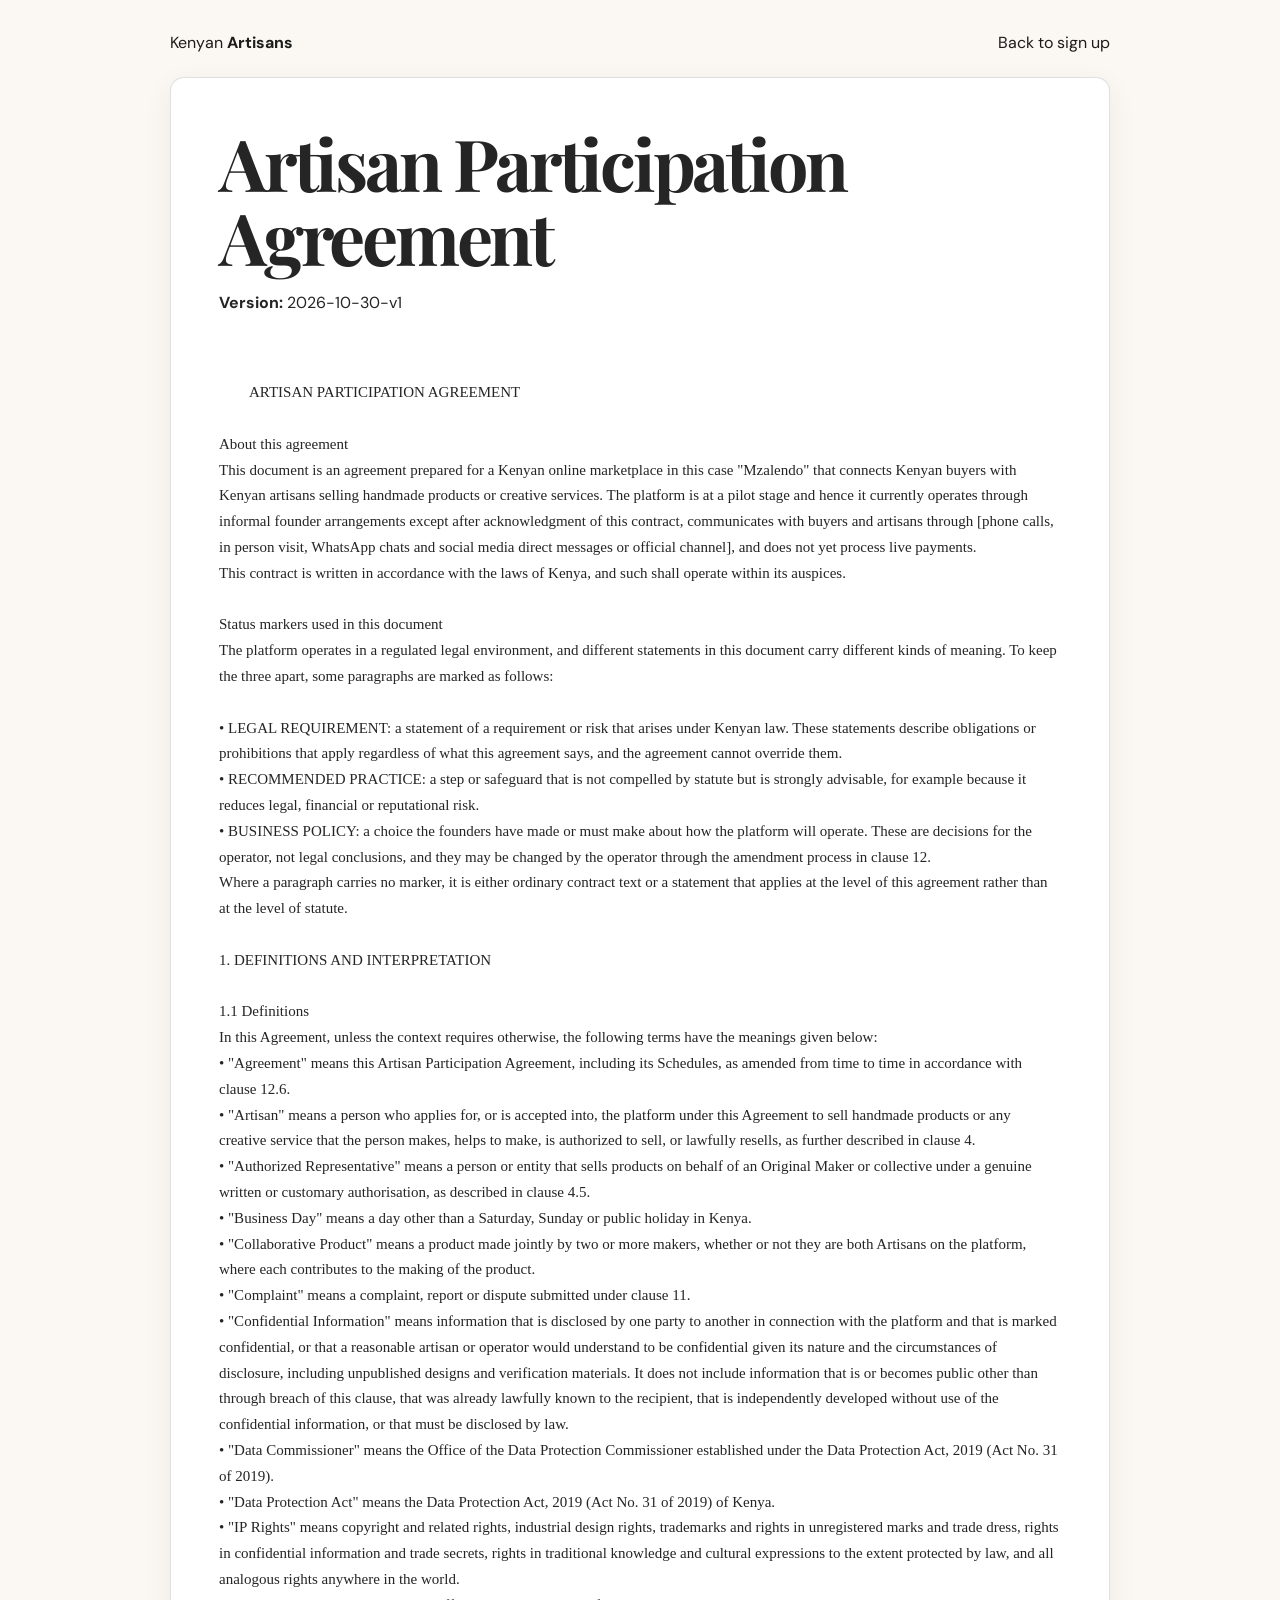
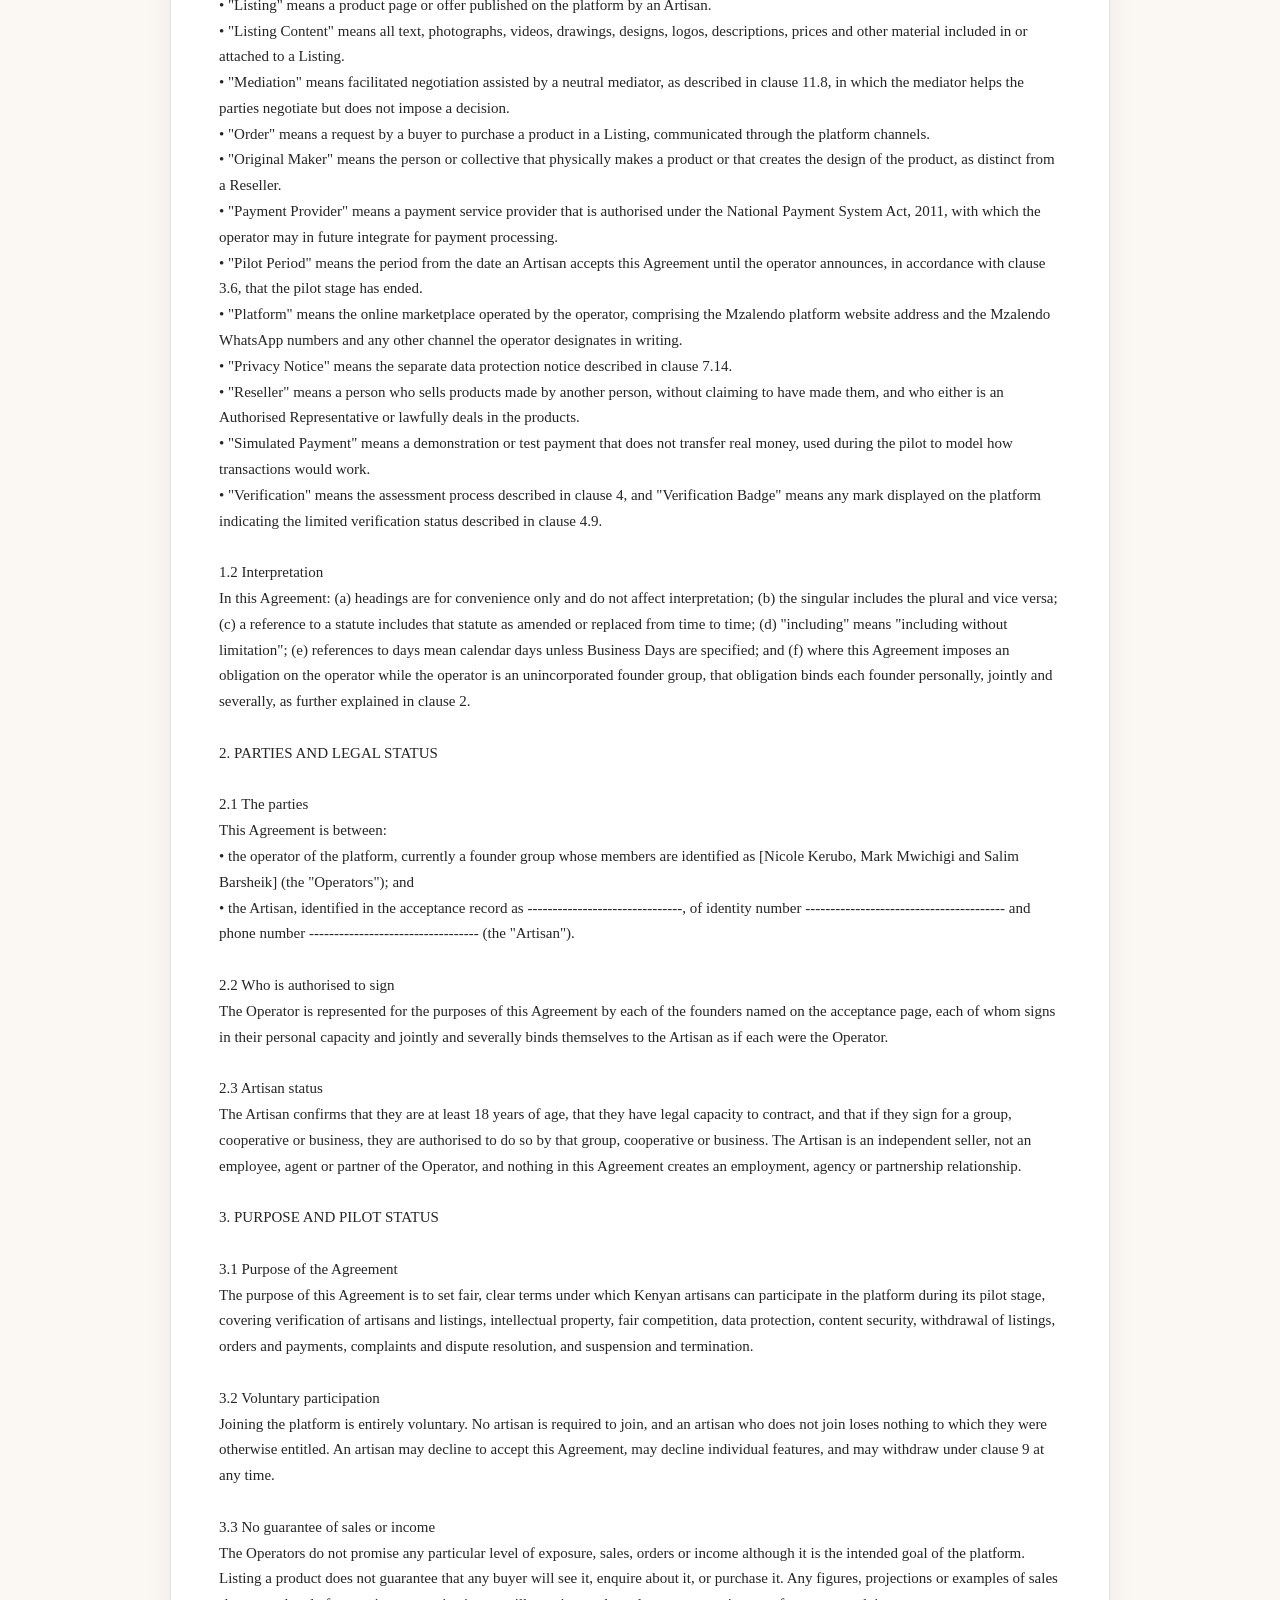
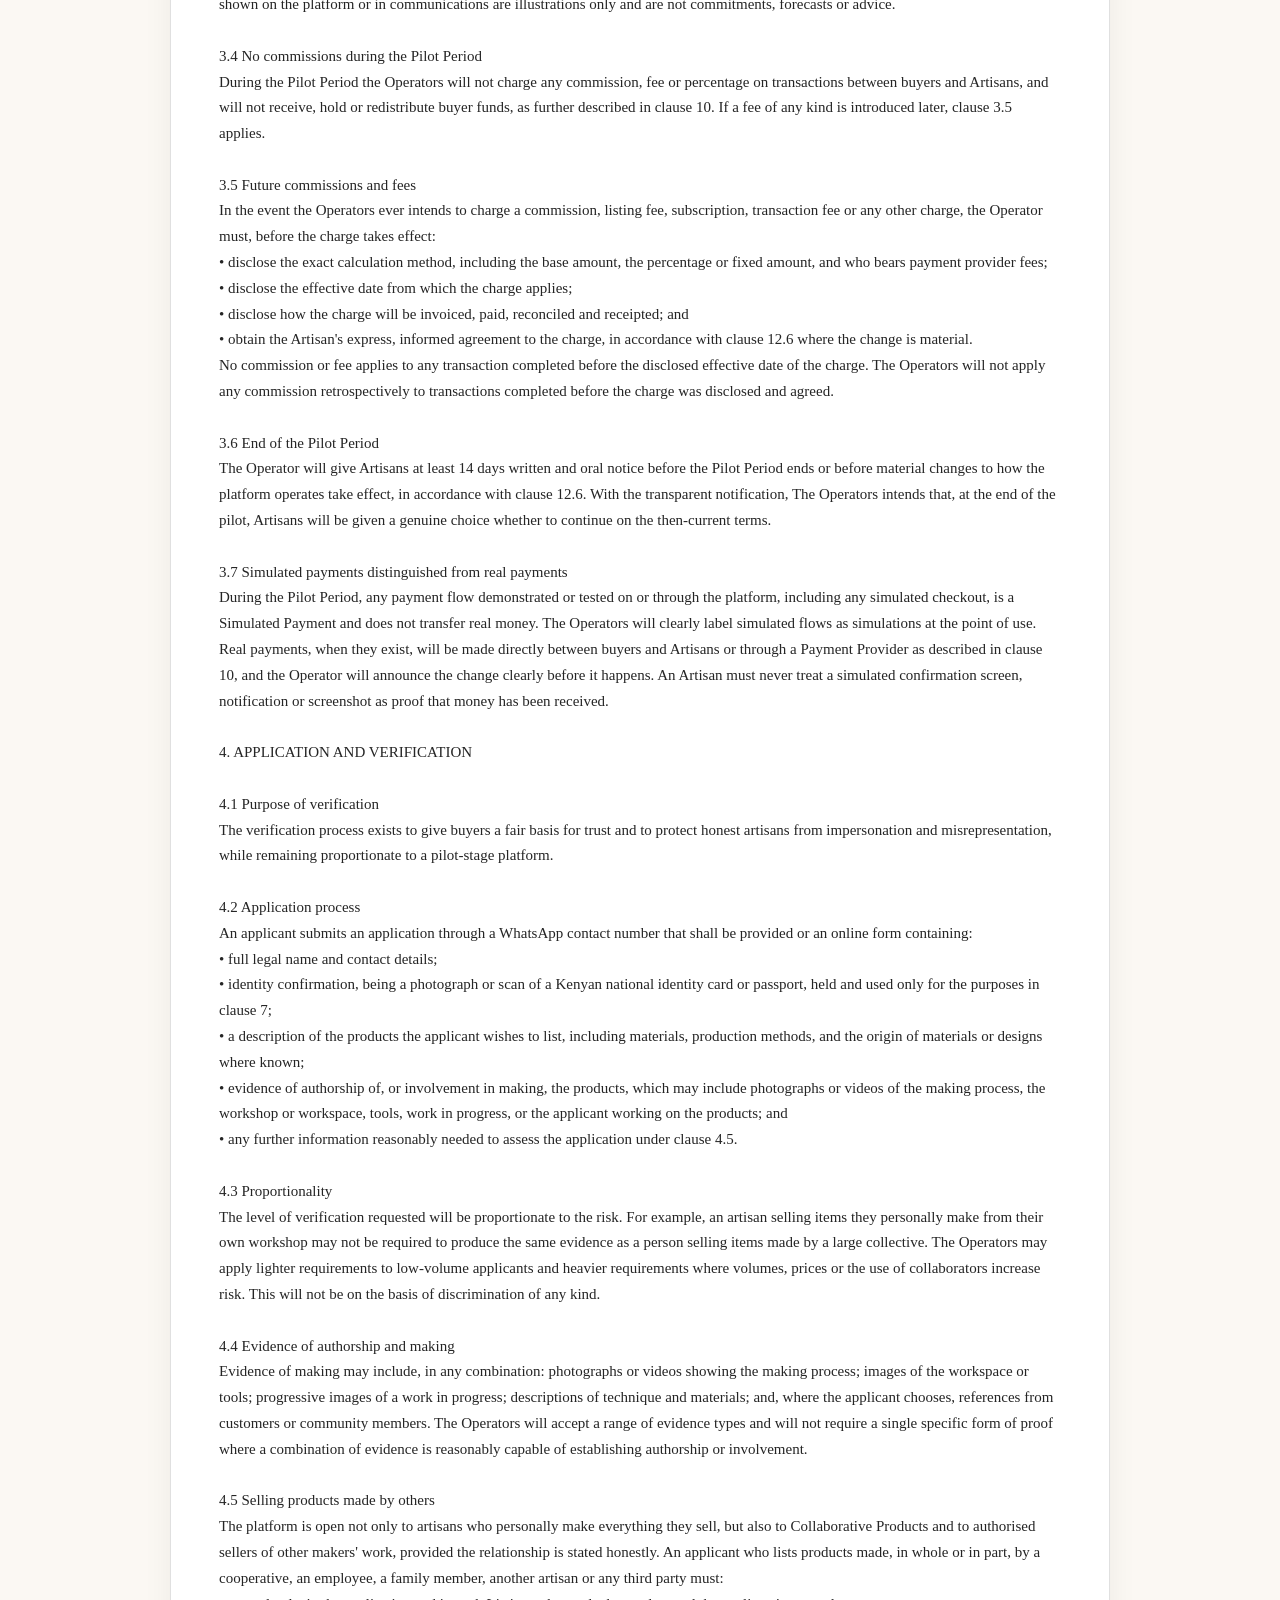
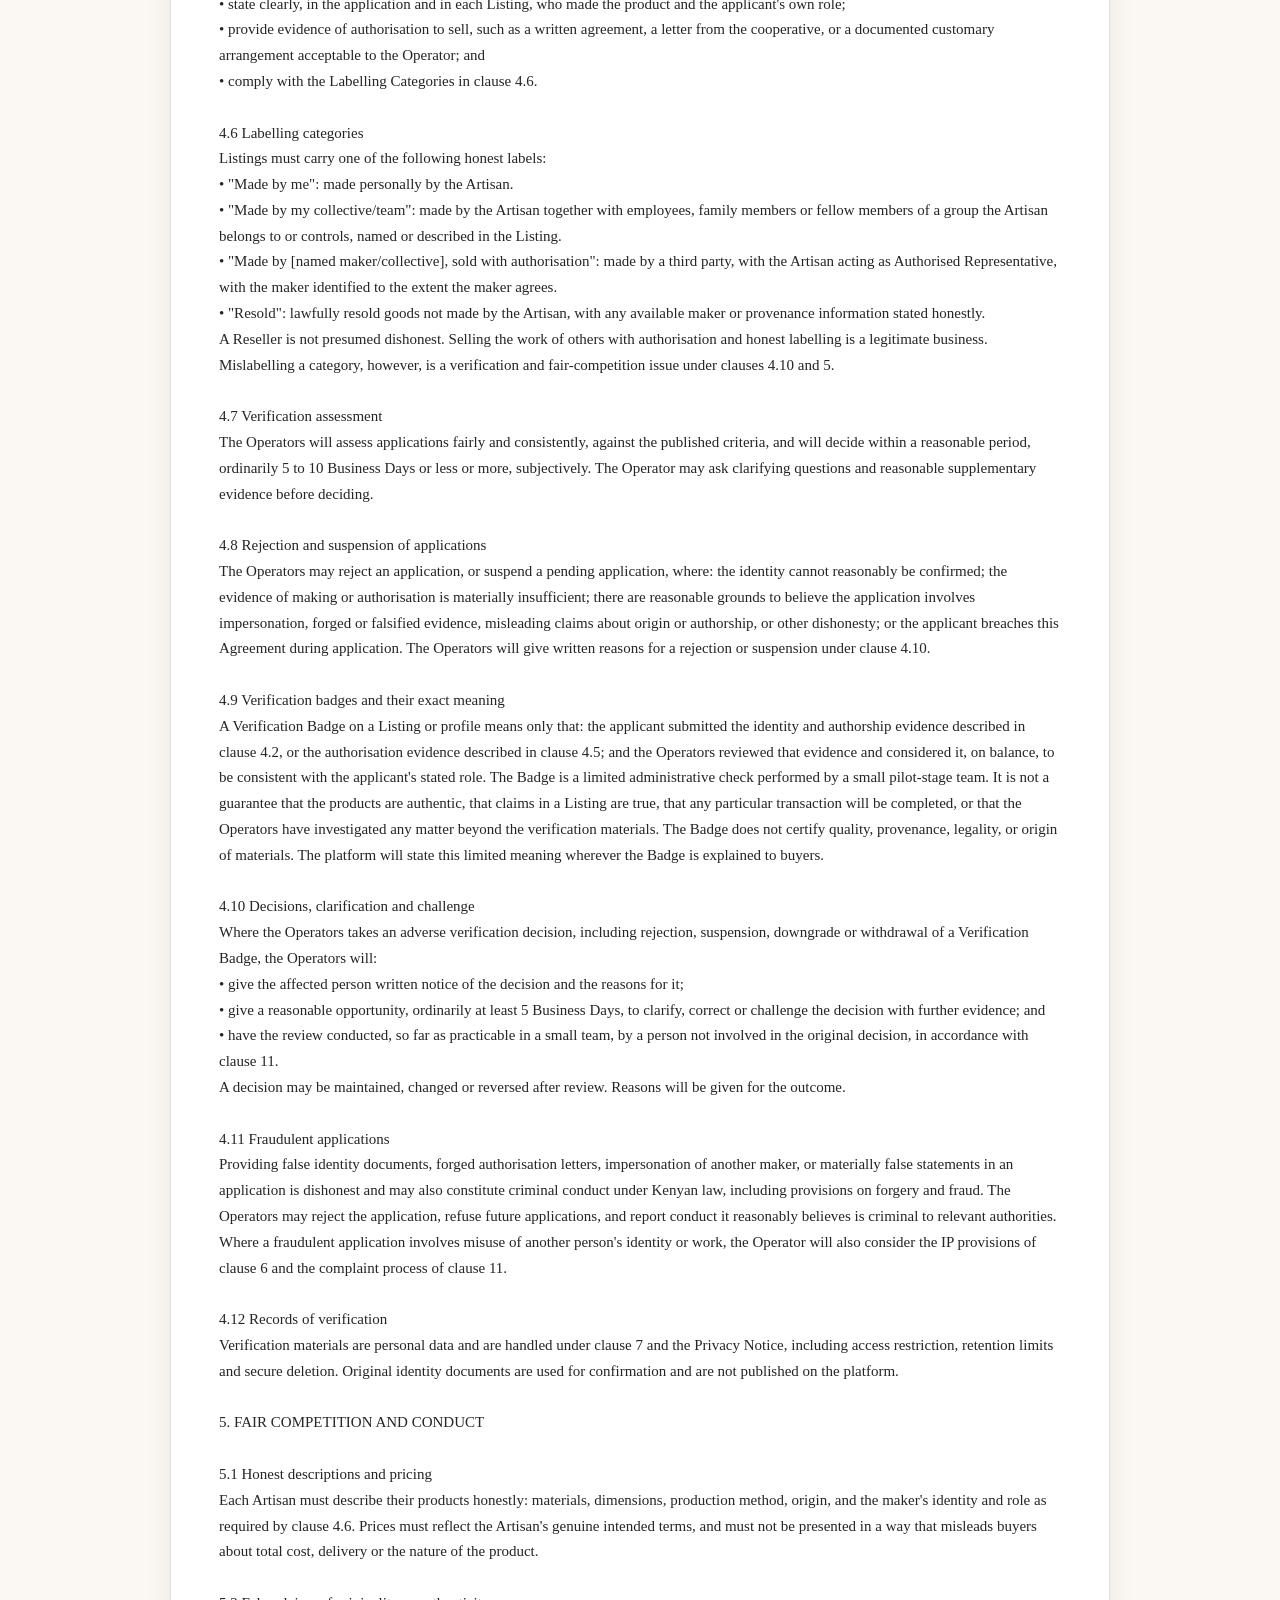
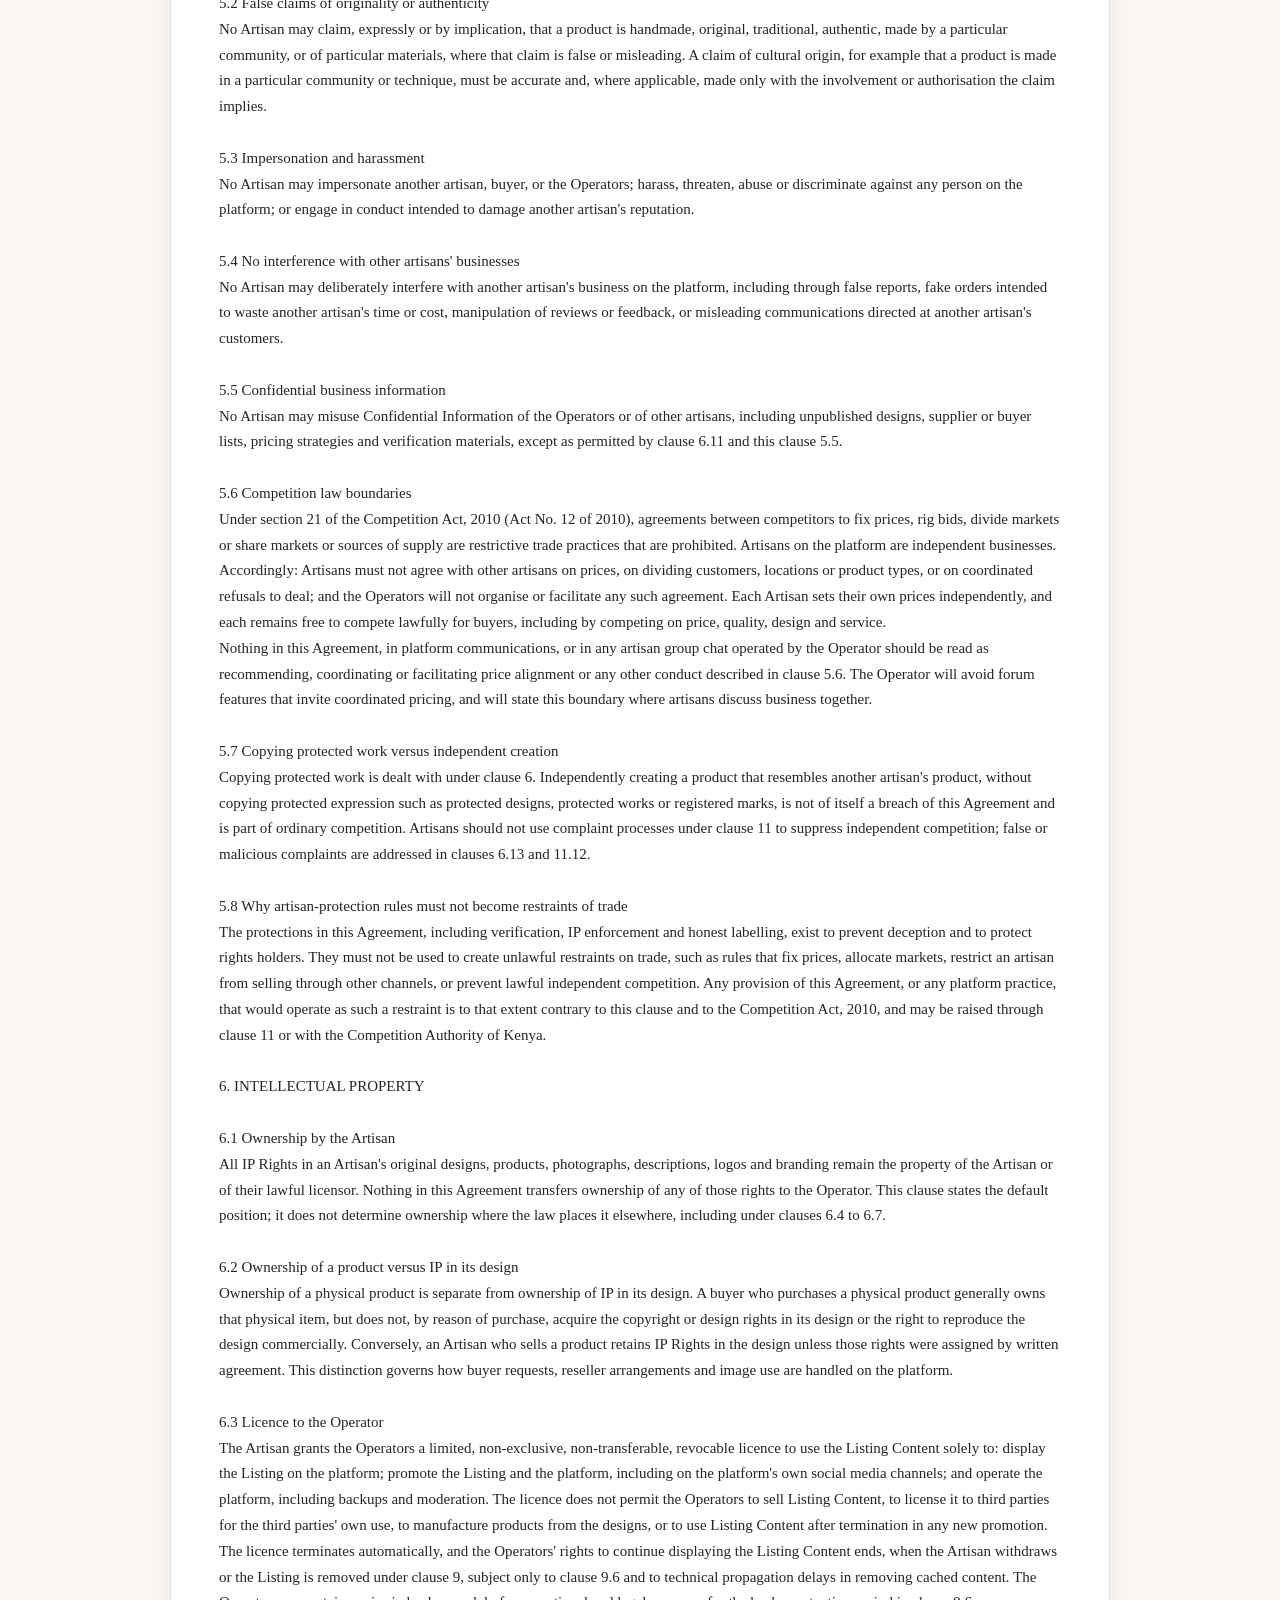
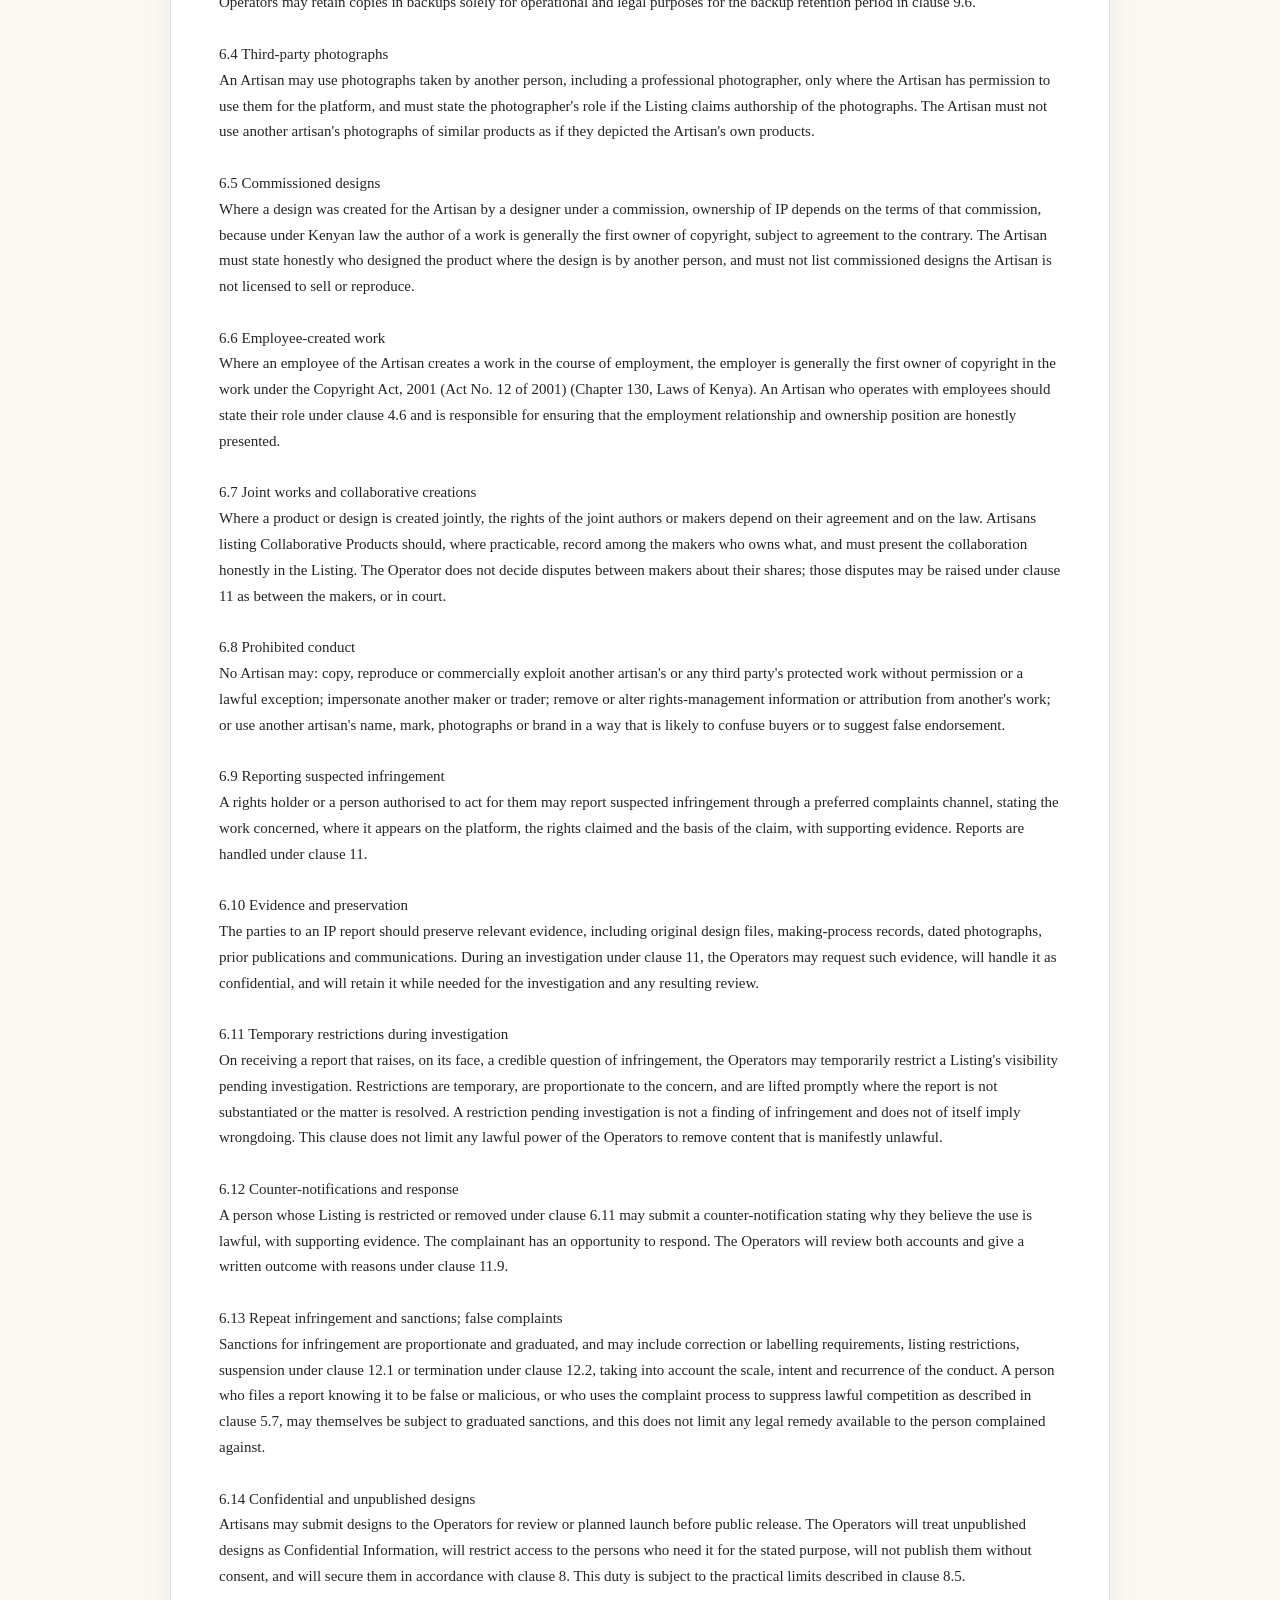
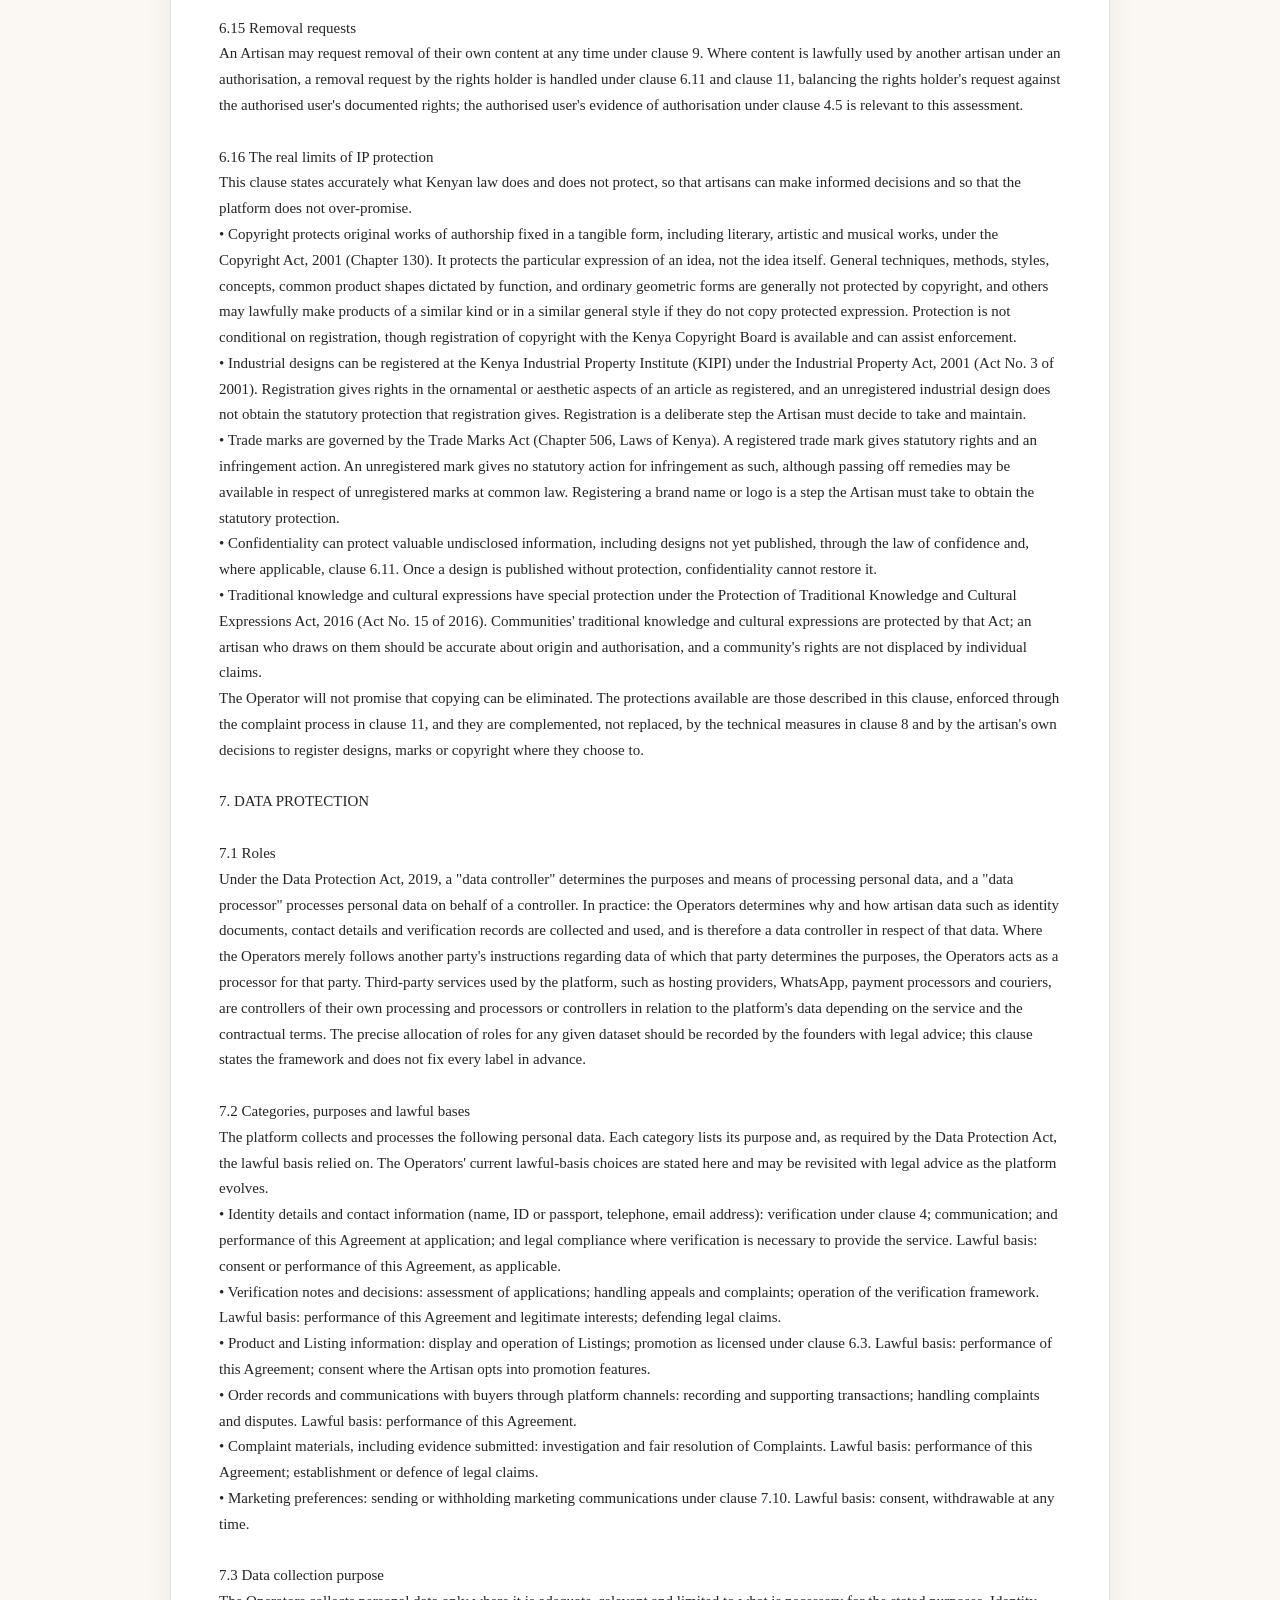
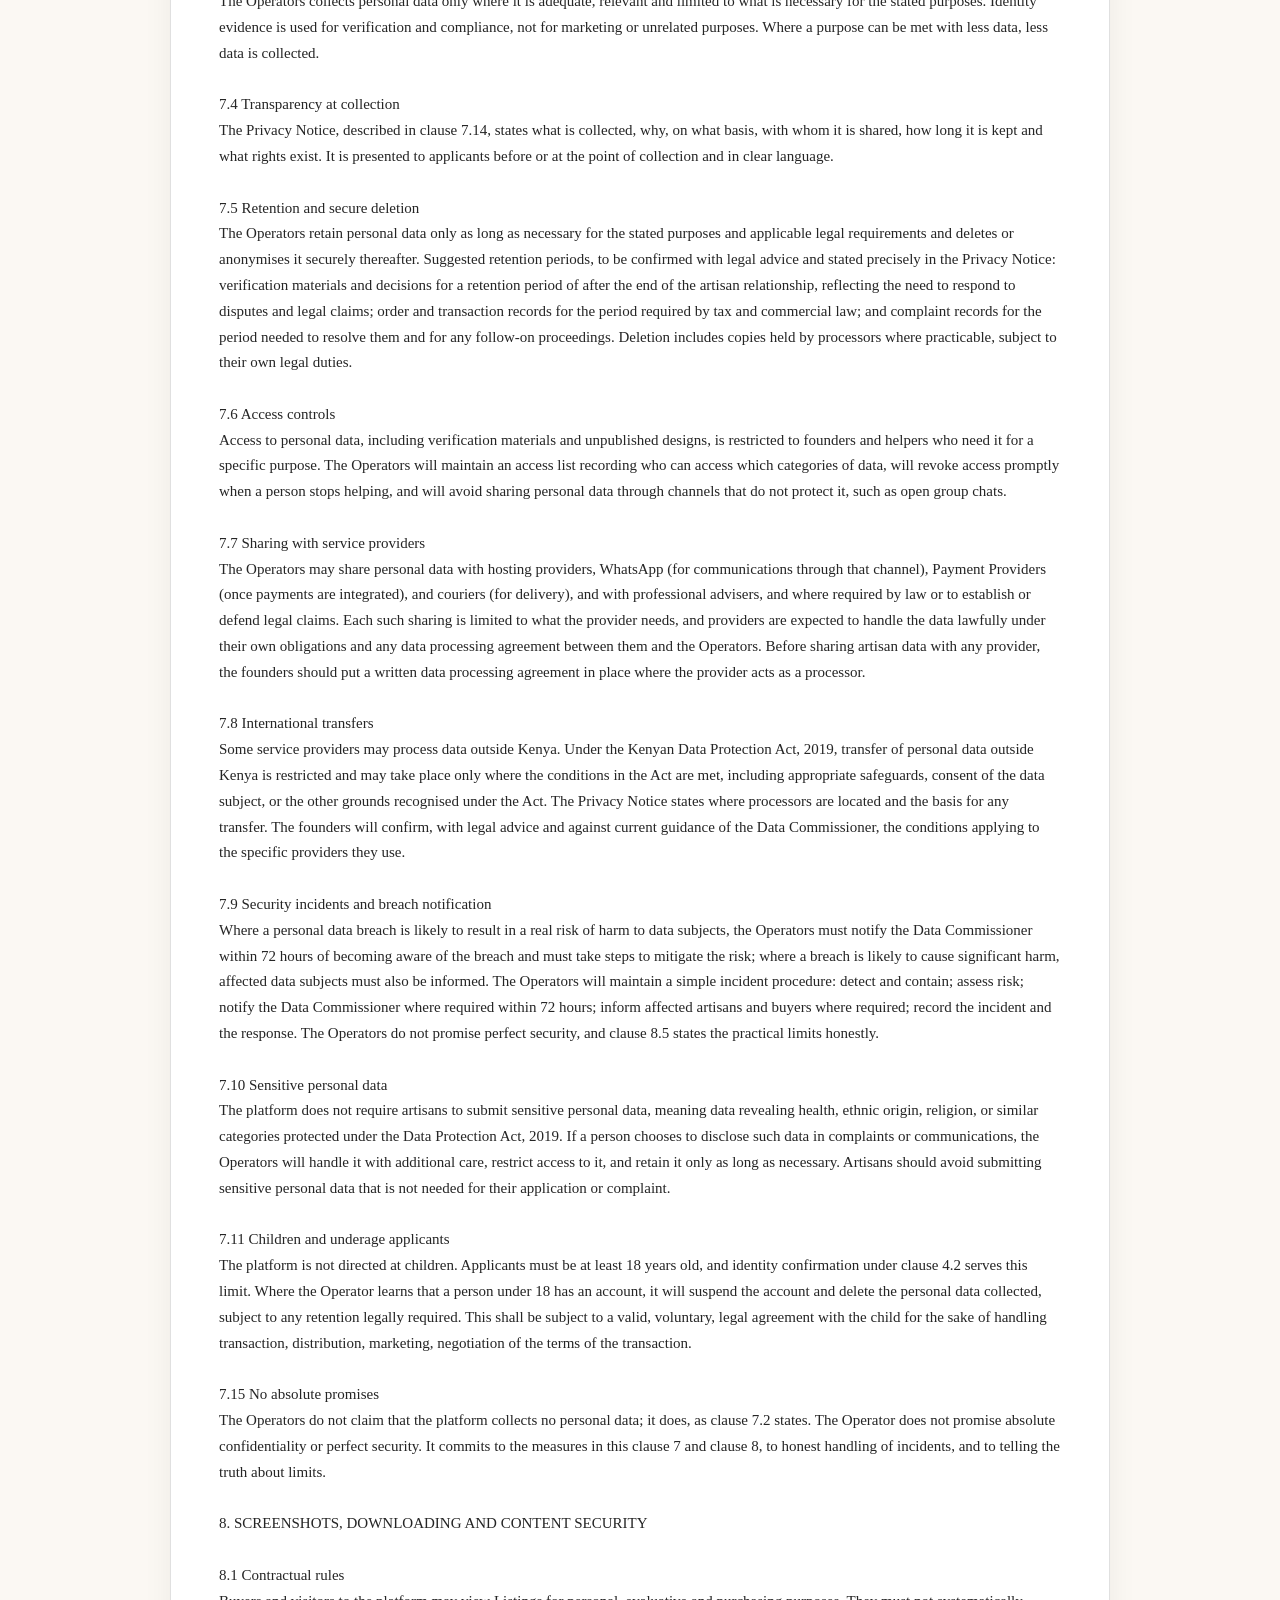
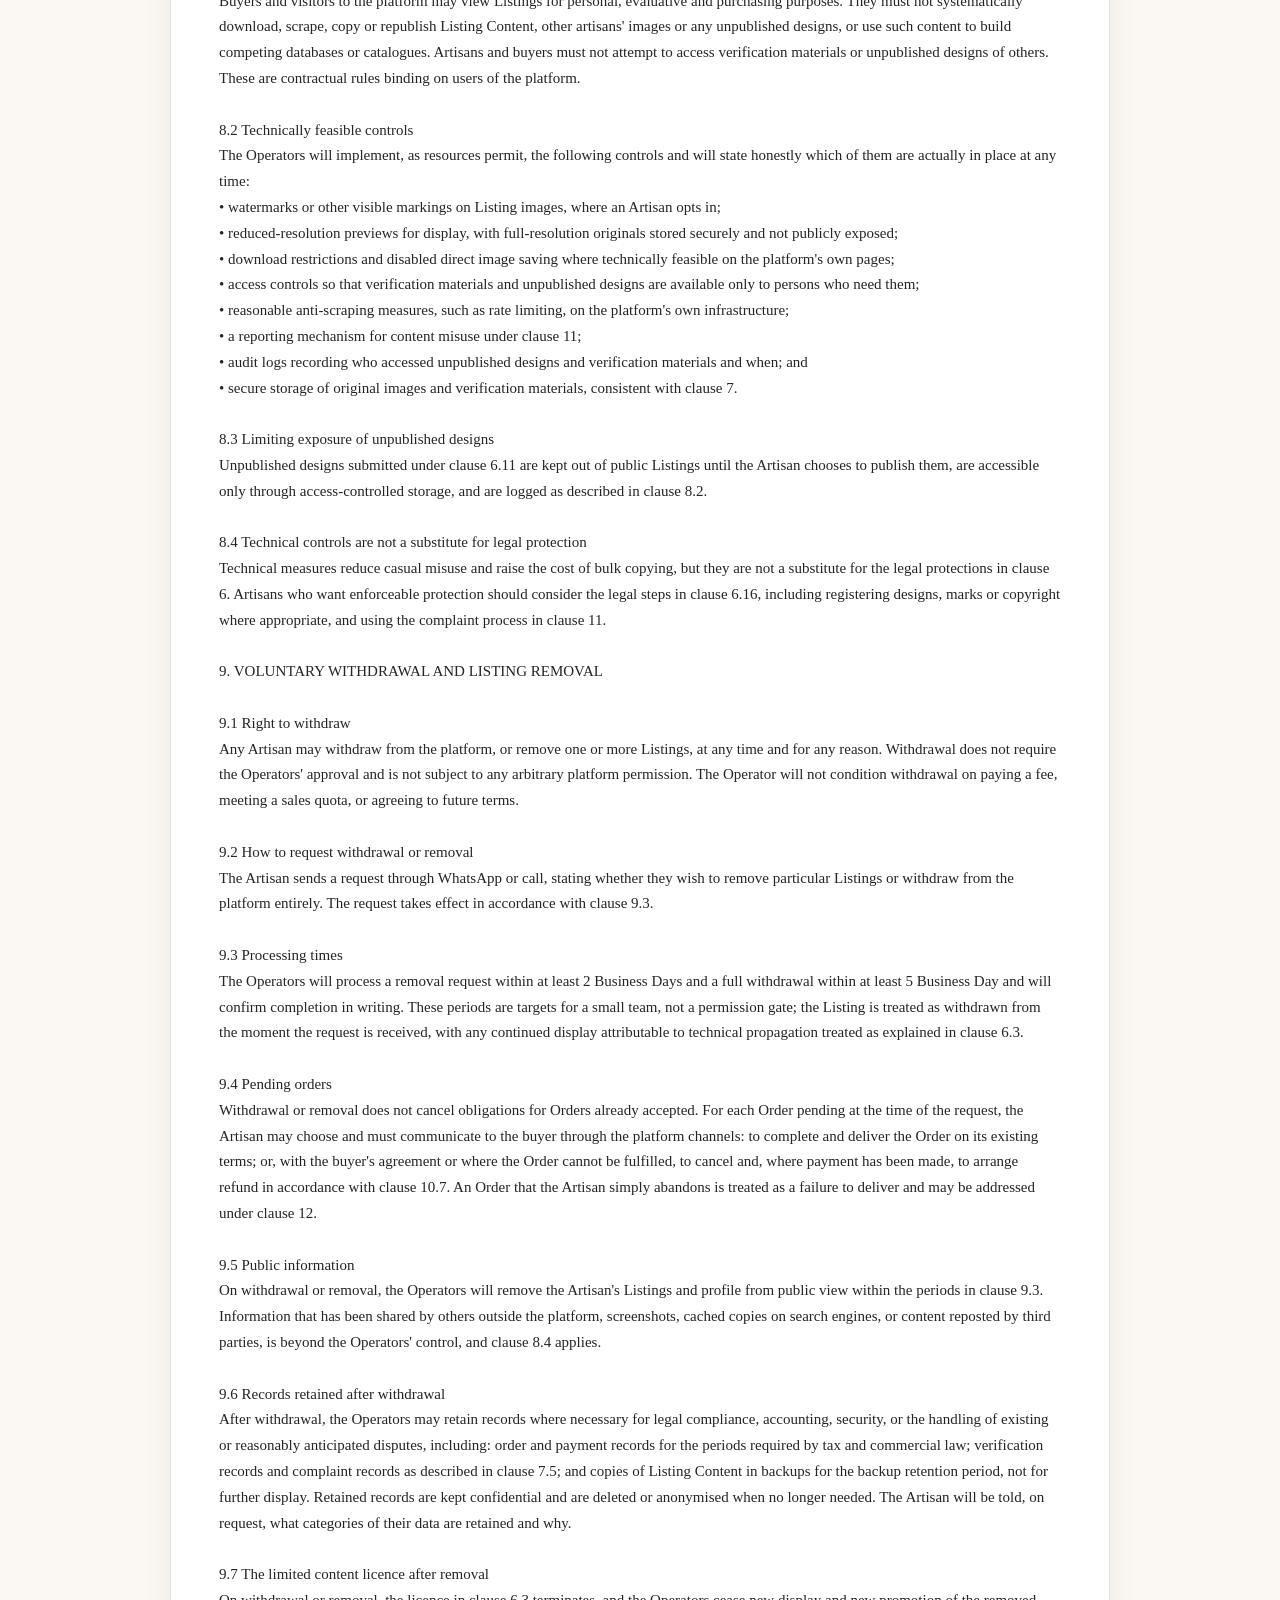
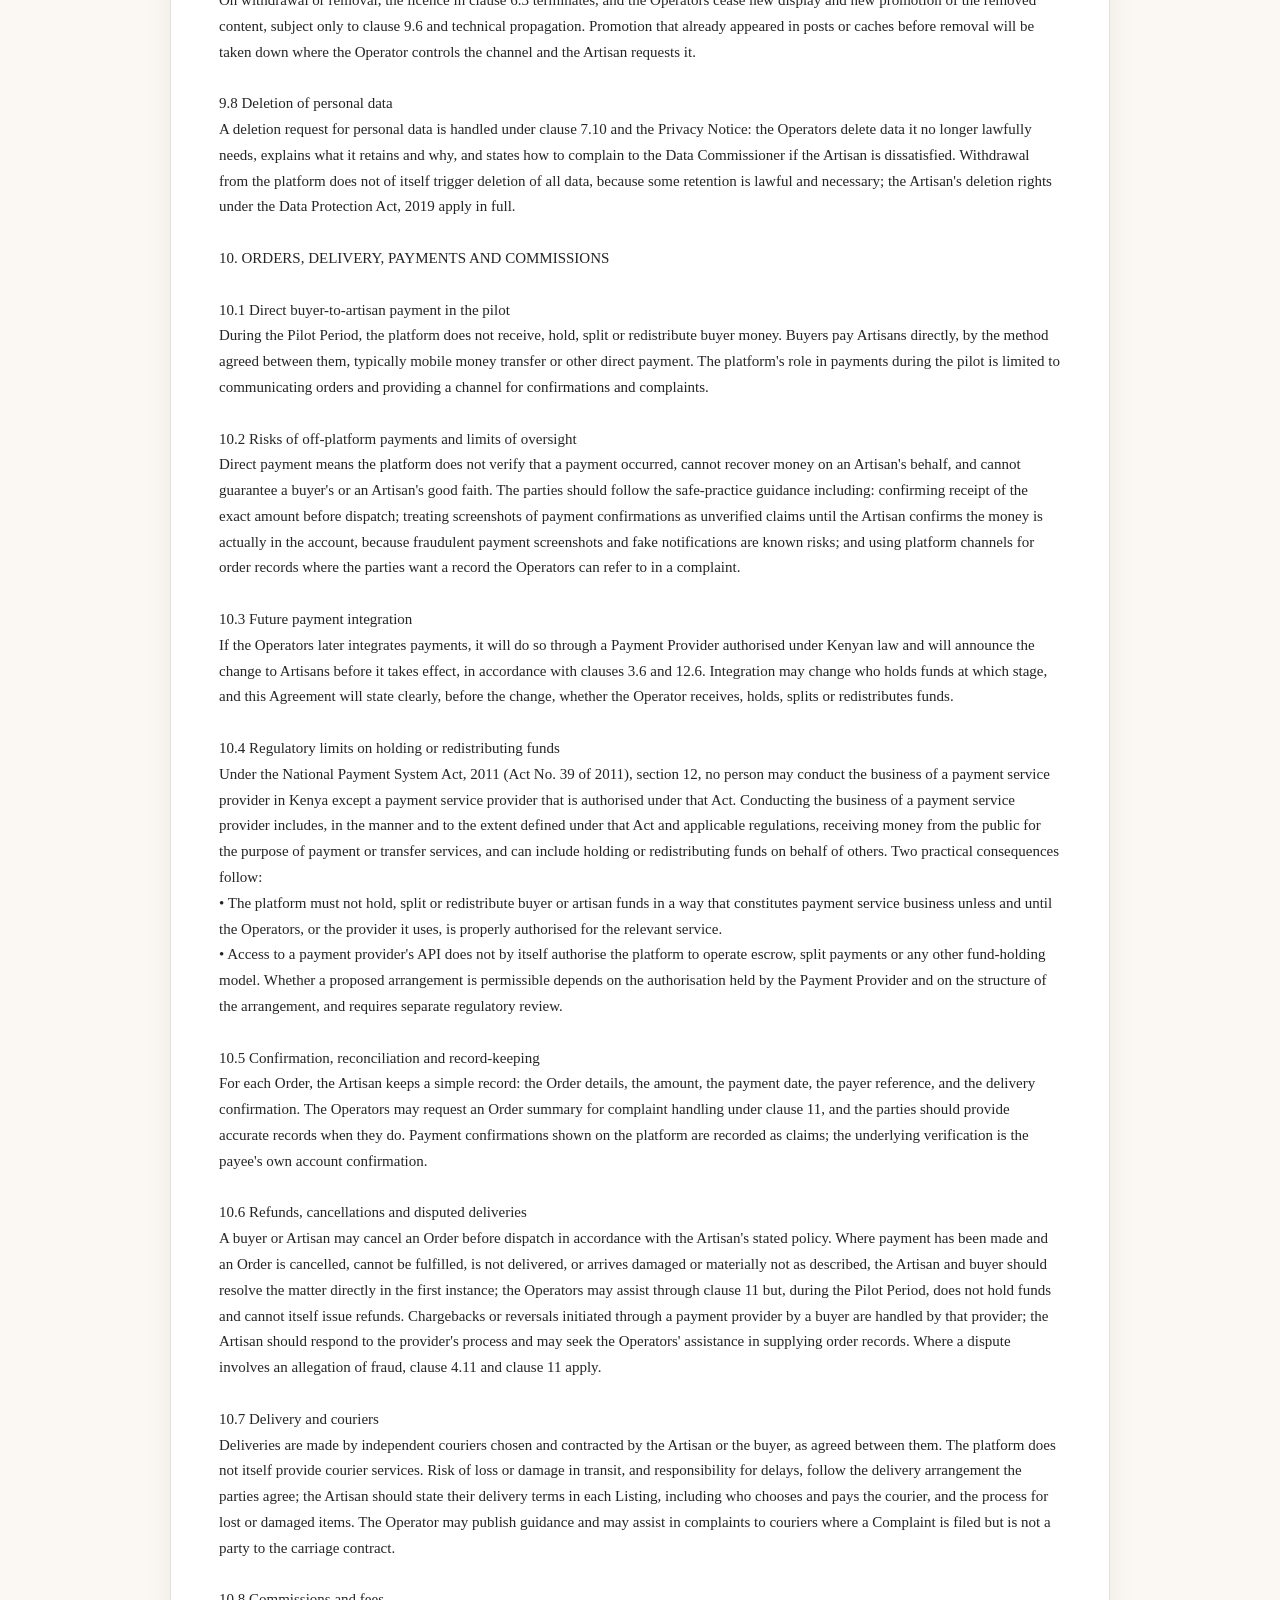
<file: artisan-participation-agreement.html>
<!DOCTYPE html>
<html lang="en">
<head>
  <meta charset="UTF-8">
  <meta name="viewport" content="width=device-width, initial-scale=1.0">
  <meta name="agreement-version" content="2026-10-30-v1">
  <title>Artisan Participation Agreement | Kenyan Artisans</title>
  <link rel="stylesheet" href="style.css">
  <style>
    .agreement-page { max-width: 980px; margin: 0 auto; padding: 32px 20px 64px; }
    .agreement-top { display:flex; flex-wrap:wrap; gap:16px; align-items:center; justify-content:space-between; margin-bottom:24px; }
    .agreement-paper { background: var(--surface, #fff); color: var(--text, #252525); border:1px solid rgba(0,0,0,.12); border-radius:14px; padding:clamp(20px,4vw,48px); box-shadow:0 8px 30px rgba(0,0,0,.06); }
    .agreement-paper h1 { margin-top:0; }
    .agreement-content { white-space:pre-wrap; overflow-wrap:anywhere; line-height:1.72; font: 15px/1.72 Georgia, "Times New Roman", serif; }
    .agreement-notice { border-left:4px solid #b7791f; background:#fff8e8; color:#493713; padding:14px 16px; margin:18px 0 24px; border-radius:6px; }
    .agreement-actions { display:flex; flex-wrap:wrap; gap:12px; margin-top:24px; }
    .agreement-actions a { text-decoration:none; }
    @media print { .agreement-top, .agreement-notice, .agreement-actions { display:none; } .agreement-paper { box-shadow:none; border:0; padding:0; } }
  </style>
</head>
<body>
  <main class="agreement-page">
    <div class="agreement-top">
      <a class="auth-brand" href="index.html">Kenyan <strong>Artisans</strong></a>
      <a href="signup.html">Back to sign up</a>
    </div>
  <article class="agreement-paper">

    <h1>Artisan Participation Agreement</h1>

    <p><strong>Version:</strong> 2026-10-30-v1</p>

    <div class="agreement-content">

        ARTISAN PARTICIPATION AGREEMENT

About this agreement
This document is an agreement prepared for a Kenyan online marketplace in this case "Mzalendo" that connects Kenyan buyers with Kenyan artisans selling handmade products or creative services. The platform is at a pilot stage and hence it currently operates through informal founder arrangements except after acknowledgment of this contract, communicates with buyers and artisans through [phone calls, in person visit, WhatsApp chats and social media direct messages or official channel], and does not yet process live payments.
This contract is written in accordance with the laws of Kenya, and such shall operate within its auspices.

Status markers used in this document
The platform operates in a regulated legal environment, and different statements in this document carry different kinds of meaning. To keep the three apart, some paragraphs are marked as follows:

• LEGAL REQUIREMENT: a statement of a requirement or risk that arises under Kenyan law. These statements describe obligations or prohibitions that apply regardless of what this agreement says, and the agreement cannot override them.
• RECOMMENDED PRACTICE: a step or safeguard that is not compelled by statute but is strongly advisable, for example because it reduces legal, financial or reputational risk.
• BUSINESS POLICY: a choice the founders have made or must make about how the platform will operate. These are decisions for the operator, not legal conclusions, and they may be changed by the operator through the amendment process in clause 12.
Where a paragraph carries no marker, it is either ordinary contract text or a statement that applies at the level of this agreement rather than at the level of statute.

1. DEFINITIONS AND INTERPRETATION

1.1 Definitions
In this Agreement, unless the context requires otherwise, the following terms have the meanings given below:
• "Agreement" means this Artisan Participation Agreement, including its Schedules, as amended from time to time in accordance with clause 12.6.
• "Artisan" means a person who applies for, or is accepted into, the platform under this Agreement to sell handmade products or any creative service that the person makes, helps to make, is authorized to sell, or lawfully resells, as further described in clause 4.
• "Authorized Representative" means a person or entity that sells products on behalf of an Original Maker or collective under a genuine written or customary authorisation, as described in clause 4.5.
• "Business Day" means a day other than a Saturday, Sunday or public holiday in Kenya.
• "Collaborative Product" means a product made jointly by two or more makers, whether or not they are both Artisans on the platform, where each contributes to the making of the product.
• "Complaint" means a complaint, report or dispute submitted under clause 11.
• "Confidential Information" means information that is disclosed by one party to another in connection with the platform and that is marked confidential, or that a reasonable artisan or operator would understand to be confidential given its nature and the circumstances of disclosure, including unpublished designs and verification materials. It does not include information that is or becomes public other than through breach of this clause, that was already lawfully known to the recipient, that is independently developed without use of the confidential information, or that must be disclosed by law.
• "Data Commissioner" means the Office of the Data Protection Commissioner established under the Data Protection Act, 2019 (Act No. 31 of 2019).
• "Data Protection Act" means the Data Protection Act, 2019 (Act No. 31 of 2019) of Kenya.
• "IP Rights" means copyright and related rights, industrial design rights, trademarks and rights in unregistered marks and trade dress, rights in confidential information and trade secrets, rights in traditional knowledge and cultural expressions to the extent protected by law, and all analogous rights anywhere in the world.
• "Listing" means a product page or offer published on the platform by an Artisan.
• "Listing Content" means all text, photographs, videos, drawings, designs, logos, descriptions, prices and other material included in or attached to a Listing.
• "Mediation" means facilitated negotiation assisted by a neutral mediator, as described in clause 11.8, in which the mediator helps the parties negotiate but does not impose a decision.
• "Order" means a request by a buyer to purchase a product in a Listing, communicated through the platform channels.
• "Original Maker" means the person or collective that physically makes a product or that creates the design of the product, as distinct from a Reseller.
• "Payment Provider" means a payment service provider that is authorised under the National Payment System Act, 2011, with which the operator may in future integrate for payment processing.
• "Pilot Period" means the period from the date an Artisan accepts this Agreement until the operator announces, in accordance with clause 3.6, that the pilot stage has ended.
• "Platform" means the online marketplace operated by the operator, comprising the Mzalendo platform website address and the Mzalendo WhatsApp numbers and any other channel the operator designates in writing.
• "Privacy Notice" means the separate data protection notice described in clause 7.14.
• "Reseller" means a person who sells products made by another person, without claiming to have made them, and who either is an Authorised Representative or lawfully deals in the products.
• "Simulated Payment" means a demonstration or test payment that does not transfer real money, used during the pilot to model how transactions would work.
• "Verification" means the assessment process described in clause 4, and "Verification Badge" means any mark displayed on the platform indicating the limited verification status described in clause 4.9.

1.2 Interpretation
In this Agreement: (a) headings are for convenience only and do not affect interpretation; (b) the singular includes the plural and vice versa; (c) a reference to a statute includes that statute as amended or replaced from time to time; (d) "including" means "including without limitation"; (e) references to days mean calendar days unless Business Days are specified; and (f) where this Agreement imposes an obligation on the operator while the operator is an unincorporated founder group, that obligation binds each founder personally, jointly and severally, as further explained in clause 2.

2. PARTIES AND LEGAL STATUS

2.1 The parties
This Agreement is between:
• the operator of the platform, currently a founder group whose members are identified as [Nicole Kerubo, Mark Mwichigi and Salim Barsheik] (the "Operators"); and
• the Artisan, identified in the acceptance record as -------------------------------, of identity number ---------------------------------------- and phone number ---------------------------------- (the "Artisan").

2.2 Who is authorised to sign
The Operator is represented for the purposes of this Agreement by each of the founders named on the acceptance page, each of whom signs in their personal capacity and jointly and severally binds themselves to the Artisan as if each were the Operator.

2.3 Artisan status
The Artisan confirms that they are at least 18 years of age, that they have legal capacity to contract, and that if they sign for a group, cooperative or business, they are authorised to do so by that group, cooperative or business. The Artisan is an independent seller, not an employee, agent or partner of the Operator, and nothing in this Agreement creates an employment, agency or partnership relationship.

3. PURPOSE AND PILOT STATUS

3.1 Purpose of the Agreement
The purpose of this Agreement is to set fair, clear terms under which Kenyan artisans can participate in the platform during its pilot stage, covering verification of artisans and listings, intellectual property, fair competition, data protection, content security, withdrawal of listings, orders and payments, complaints and dispute resolution, and suspension and termination.

3.2 Voluntary participation
Joining the platform is entirely voluntary. No artisan is required to join, and an artisan who does not join loses nothing to which they were otherwise entitled. An artisan may decline to accept this Agreement, may decline individual features, and may withdraw under clause 9 at any time.

3.3 No guarantee of sales or income
The Operators do not promise any particular level of exposure, sales, orders or income although it is the intended goal of the platform. Listing a product does not guarantee that any buyer will see it, enquire about it, or purchase it. Any figures, projections or examples of sales shown on the platform or in communications are illustrations only and are not commitments, forecasts or advice.

3.4 No commissions during the Pilot Period
During the Pilot Period the Operators will not charge any commission, fee or percentage on transactions between buyers and Artisans, and will not receive, hold or redistribute buyer funds, as further described in clause 10. If a fee of any kind is introduced later, clause 3.5 applies.

3.5 Future commissions and fees
In the event the Operators ever intends to charge a commission, listing fee, subscription, transaction fee or any other charge, the Operator must, before the charge takes effect:
• disclose the exact calculation method, including the base amount, the percentage or fixed amount, and who bears payment provider fees;
• disclose the effective date from which the charge applies;
• disclose how the charge will be invoiced, paid, reconciled and receipted; and
• obtain the Artisan's express, informed agreement to the charge, in accordance with clause 12.6 where the change is material.
No commission or fee applies to any transaction completed before the disclosed effective date of the charge. The Operators will not apply any commission retrospectively to transactions completed before the charge was disclosed and agreed.

3.6 End of the Pilot Period
The Operator will give Artisans at least 14 days written and oral notice before the Pilot Period ends or before material changes to how the platform operates take effect, in accordance with clause 12.6. With the transparent notification, The Operators intends that, at the end of the pilot, Artisans will be given a genuine choice whether to continue on the then-current terms.

3.7 Simulated payments distinguished from real payments
During the Pilot Period, any payment flow demonstrated or tested on or through the platform, including any simulated checkout, is a Simulated Payment and does not transfer real money. The Operators will clearly label simulated flows as simulations at the point of use. Real payments, when they exist, will be made directly between buyers and Artisans or through a Payment Provider as described in clause 10, and the Operator will announce the change clearly before it happens. An Artisan must never treat a simulated confirmation screen, notification or screenshot as proof that money has been received.

4. APPLICATION AND VERIFICATION

4.1 Purpose of verification
The verification process exists to give buyers a fair basis for trust and to protect honest artisans from impersonation and misrepresentation, while remaining proportionate to a pilot-stage platform.

4.2 Application process
An applicant submits an application through a WhatsApp contact number that shall be provided or an online form containing:
• full legal name and contact details;
• identity confirmation, being a photograph or scan of a Kenyan national identity card or passport, held and used only for the purposes in clause 7;
• a description of the products the applicant wishes to list, including materials, production methods, and the origin of materials or designs where known;
• evidence of authorship of, or involvement in making, the products, which may include photographs or videos of the making process, the workshop or workspace, tools, work in progress, or the applicant working on the products; and
• any further information reasonably needed to assess the application under clause 4.5.

4.3 Proportionality
The level of verification requested will be proportionate to the risk. For example, an artisan selling items they personally make from their own workshop may not be required to produce the same evidence as a person selling items made by a large collective. The Operators may apply lighter requirements to low-volume applicants and heavier requirements where volumes, prices or the use of collaborators increase risk. This will not be on the basis of discrimination of any kind.

4.4 Evidence of authorship and making
Evidence of making may include, in any combination: photographs or videos showing the making process; images of the workspace or tools; progressive images of a work in progress; descriptions of technique and materials; and, where the applicant chooses, references from customers or community members. The Operators will accept a range of evidence types and will not require a single specific form of proof where a combination of evidence is reasonably capable of establishing authorship or involvement.

4.5 Selling products made by others
The platform is open not only to artisans who personally make everything they sell, but also to Collaborative Products and to authorised sellers of other makers' work, provided the relationship is stated honestly. An applicant who lists products made, in whole or in part, by a cooperative, an employee, a family member, another artisan or any third party must:
• state clearly, in the application and in each Listing, who made the product and the applicant's own role;
• provide evidence of authorisation to sell, such as a written agreement, a letter from the cooperative, or a documented customary arrangement acceptable to the Operator; and
• comply with the Labelling Categories in clause 4.6.

4.6 Labelling categories
Listings must carry one of the following honest labels:
• "Made by me": made personally by the Artisan.
• "Made by my collective/team": made by the Artisan together with employees, family members or fellow members of a group the Artisan belongs to or controls, named or described in the Listing.
• "Made by [named maker/collective], sold with authorisation": made by a third party, with the Artisan acting as Authorised Representative, with the maker identified to the extent the maker agrees.
• "Resold": lawfully resold goods not made by the Artisan, with any available maker or provenance information stated honestly.
A Reseller is not presumed dishonest. Selling the work of others with authorisation and honest labelling is a legitimate business. Mislabelling a category, however, is a verification and fair-competition issue under clauses 4.10 and 5.

4.7 Verification assessment
The Operators will assess applications fairly and consistently, against the published criteria, and will decide within a reasonable period, ordinarily 5 to 10 Business Days or less or more, subjectively. The Operator may ask clarifying questions and reasonable supplementary evidence before deciding.

4.8 Rejection and suspension of applications
The Operators may reject an application, or suspend a pending application, where: the identity cannot reasonably be confirmed; the evidence of making or authorisation is materially insufficient; there are reasonable grounds to believe the application involves impersonation, forged or falsified evidence, misleading claims about origin or authorship, or other dishonesty; or the applicant breaches this Agreement during application. The Operators will give written reasons for a rejection or suspension under clause 4.10.

4.9 Verification badges and their exact meaning
A Verification Badge on a Listing or profile means only that: the applicant submitted the identity and authorship evidence described in clause 4.2, or the authorisation evidence described in clause 4.5; and the Operators reviewed that evidence and considered it, on balance, to be consistent with the applicant's stated role. The Badge is a limited administrative check performed by a small pilot-stage team. It is not a guarantee that the products are authentic, that claims in a Listing are true, that any particular transaction will be completed, or that the Operators have investigated any matter beyond the verification materials. The Badge does not certify quality, provenance, legality, or origin of materials. The platform will state this limited meaning wherever the Badge is explained to buyers.

4.10 Decisions, clarification and challenge
Where the Operators takes an adverse verification decision, including rejection, suspension, downgrade or withdrawal of a Verification Badge, the Operators will:
• give the affected person written notice of the decision and the reasons for it;
• give a reasonable opportunity, ordinarily at least 5 Business Days, to clarify, correct or challenge the decision with further evidence; and
• have the review conducted, so far as practicable in a small team, by a person not involved in the original decision, in accordance with clause 11.
A decision may be maintained, changed or reversed after review. Reasons will be given for the outcome.

4.11 Fraudulent applications
Providing false identity documents, forged authorisation letters, impersonation of another maker, or materially false statements in an application is dishonest and may also constitute criminal conduct under Kenyan law, including provisions on forgery and fraud. The Operators may reject the application, refuse future applications, and report conduct it reasonably believes is criminal to relevant authorities. Where a fraudulent application involves misuse of another person's identity or work, the Operator will also consider the IP provisions of clause 6 and the complaint process of clause 11.

4.12 Records of verification
Verification materials are personal data and are handled under clause 7 and the Privacy Notice, including access restriction, retention limits and secure deletion. Original identity documents are used for confirmation and are not published on the platform.

5. FAIR COMPETITION AND CONDUCT

5.1 Honest descriptions and pricing
Each Artisan must describe their products honestly: materials, dimensions, production method, origin, and the maker's identity and role as required by clause 4.6. Prices must reflect the Artisan's genuine intended terms, and must not be presented in a way that misleads buyers about total cost, delivery or the nature of the product.

5.2 False claims of originality or authenticity
No Artisan may claim, expressly or by implication, that a product is handmade, original, traditional, authentic, made by a particular community, or of particular materials, where that claim is false or misleading. A claim of cultural origin, for example that a product is made in a particular community or technique, must be accurate and, where applicable, made only with the involvement or authorisation the claim implies.

5.3 Impersonation and harassment
No Artisan may impersonate another artisan, buyer, or the Operators; harass, threaten, abuse or discriminate against any person on the platform; or engage in conduct intended to damage another artisan's reputation.

5.4 No interference with other artisans' businesses
No Artisan may deliberately interfere with another artisan's business on the platform, including through false reports, fake orders intended to waste another artisan's time or cost, manipulation of reviews or feedback, or misleading communications directed at another artisan's customers.

5.5 Confidential business information
No Artisan may misuse Confidential Information of the Operators or of other artisans, including unpublished designs, supplier or buyer lists, pricing strategies and verification materials, except as permitted by clause 6.11 and this clause 5.5.

5.6 Competition law boundaries
Under section 21 of the Competition Act, 2010 (Act No. 12 of 2010), agreements between competitors to fix prices, rig bids, divide markets or share markets or sources of supply are restrictive trade practices that are prohibited. Artisans on the platform are independent businesses. Accordingly: Artisans must not agree with other artisans on prices, on dividing customers, locations or product types, or on coordinated refusals to deal; and the Operators will not organise or facilitate any such agreement. Each Artisan sets their own prices independently, and each remains free to compete lawfully for buyers, including by competing on price, quality, design and service.
Nothing in this Agreement, in platform communications, or in any artisan group chat operated by the Operator should be read as recommending, coordinating or facilitating price alignment or any other conduct described in clause 5.6. The Operator will avoid forum features that invite coordinated pricing, and will state this boundary where artisans discuss business together.

5.7 Copying protected work versus independent creation
Copying protected work is dealt with under clause 6. Independently creating a product that resembles another artisan's product, without copying protected expression such as protected designs, protected works or registered marks, is not of itself a breach of this Agreement and is part of ordinary competition. Artisans should not use complaint processes under clause 11 to suppress independent competition; false or malicious complaints are addressed in clauses 6.13 and 11.12.

5.8 Why artisan-protection rules must not become restraints of trade
The protections in this Agreement, including verification, IP enforcement and honest labelling, exist to prevent deception and to protect rights holders. They must not be used to create unlawful restraints on trade, such as rules that fix prices, allocate markets, restrict an artisan from selling through other channels, or prevent lawful independent competition. Any provision of this Agreement, or any platform practice, that would operate as such a restraint is to that extent contrary to this clause and to the Competition Act, 2010, and may be raised through clause 11 or with the Competition Authority of Kenya.

6. INTELLECTUAL PROPERTY

6.1 Ownership by the Artisan
All IP Rights in an Artisan's original designs, products, photographs, descriptions, logos and branding remain the property of the Artisan or of their lawful licensor. Nothing in this Agreement transfers ownership of any of those rights to the Operator. This clause states the default position; it does not determine ownership where the law places it elsewhere, including under clauses 6.4 to 6.7.

6.2 Ownership of a product versus IP in its design
Ownership of a physical product is separate from ownership of IP in its design. A buyer who purchases a physical product generally owns that physical item, but does not, by reason of purchase, acquire the copyright or design rights in its design or the right to reproduce the design commercially. Conversely, an Artisan who sells a product retains IP Rights in the design unless those rights were assigned by written agreement. This distinction governs how buyer requests, reseller arrangements and image use are handled on the platform.

6.3 Licence to the Operator
The Artisan grants the Operators a limited, non-exclusive, non-transferable, revocable licence to use the Listing Content solely to: display the Listing on the platform; promote the Listing and the platform, including on the platform's own social media channels; and operate the platform, including backups and moderation. The licence does not permit the Operators to sell Listing Content, to license it to third parties for the third parties' own use, to manufacture products from the designs, or to use Listing Content after termination in any new promotion. The licence terminates automatically, and the Operators' rights to continue displaying the Listing Content ends, when the Artisan withdraws or the Listing is removed under clause 9, subject only to clause 9.6 and to technical propagation delays in removing cached content. The Operators may retain copies in backups solely for operational and legal purposes for the backup retention period in clause 9.6.

6.4 Third-party photographs
An Artisan may use photographs taken by another person, including a professional photographer, only where the Artisan has permission to use them for the platform, and must state the photographer's role if the Listing claims authorship of the photographs. The Artisan must not use another artisan's photographs of similar products as if they depicted the Artisan's own products.

6.5 Commissioned designs
Where a design was created for the Artisan by a designer under a commission, ownership of IP depends on the terms of that commission, because under Kenyan law the author of a work is generally the first owner of copyright, subject to agreement to the contrary. The Artisan must state honestly who designed the product where the design is by another person, and must not list commissioned designs the Artisan is not licensed to sell or reproduce.

6.6 Employee-created work
Where an employee of the Artisan creates a work in the course of employment, the employer is generally the first owner of copyright in the work under the Copyright Act, 2001 (Act No. 12 of 2001) (Chapter 130, Laws of Kenya). An Artisan who operates with employees should state their role under clause 4.6 and is responsible for ensuring that the employment relationship and ownership position are honestly presented.

6.7 Joint works and collaborative creations
Where a product or design is created jointly, the rights of the joint authors or makers depend on their agreement and on the law. Artisans listing Collaborative Products should, where practicable, record among the makers who owns what, and must present the collaboration honestly in the Listing. The Operator does not decide disputes between makers about their shares; those disputes may be raised under clause 11 as between the makers, or in court.

6.8 Prohibited conduct
No Artisan may: copy, reproduce or commercially exploit another artisan's or any third party's protected work without permission or a lawful exception; impersonate another maker or trader; remove or alter rights-management information or attribution from another's work; or use another artisan's name, mark, photographs or brand in a way that is likely to confuse buyers or to suggest false endorsement.

6.9 Reporting suspected infringement
A rights holder or a person authorised to act for them may report suspected infringement through a preferred complaints channel, stating the work concerned, where it appears on the platform, the rights claimed and the basis of the claim, with supporting evidence. Reports are handled under clause 11.

6.10 Evidence and preservation
The parties to an IP report should preserve relevant evidence, including original design files, making-process records, dated photographs, prior publications and communications. During an investigation under clause 11, the Operators may request such evidence, will handle it as confidential, and will retain it while needed for the investigation and any resulting review.

6.11 Temporary restrictions during investigation
On receiving a report that raises, on its face, a credible question of infringement, the Operators may temporarily restrict a Listing's visibility pending investigation. Restrictions are temporary, are proportionate to the concern, and are lifted promptly where the report is not substantiated or the matter is resolved. A restriction pending investigation is not a finding of infringement and does not of itself imply wrongdoing. This clause does not limit any lawful power of the Operators to remove content that is manifestly unlawful.

6.12 Counter-notifications and response
A person whose Listing is restricted or removed under clause 6.11 may submit a counter-notification stating why they believe the use is lawful, with supporting evidence. The complainant has an opportunity to respond. The Operators will review both accounts and give a written outcome with reasons under clause 11.9.

6.13 Repeat infringement and sanctions; false complaints
Sanctions for infringement are proportionate and graduated, and may include correction or labelling requirements, listing restrictions, suspension under clause 12.1 or termination under clause 12.2, taking into account the scale, intent and recurrence of the conduct. A person who files a report knowing it to be false or malicious, or who uses the complaint process to suppress lawful competition as described in clause 5.7, may themselves be subject to graduated sanctions, and this does not limit any legal remedy available to the person complained against.

6.14 Confidential and unpublished designs
Artisans may submit designs to the Operators for review or planned launch before public release. The Operators will treat unpublished designs as Confidential Information, will restrict access to the persons who need it for the stated purpose, will not publish them without consent, and will secure them in accordance with clause 8. This duty is subject to the practical limits described in clause 8.5.

6.15 Removal requests
An Artisan may request removal of their own content at any time under clause 9. Where content is lawfully used by another artisan under an authorisation, a removal request by the rights holder is handled under clause 6.11 and clause 11, balancing the rights holder's request against the authorised user's documented rights; the authorised user's evidence of authorisation under clause 4.5 is relevant to this assessment.

6.16 The real limits of IP protection
This clause states accurately what Kenyan law does and does not protect, so that artisans can make informed decisions and so that the platform does not over-promise.
• Copyright protects original works of authorship fixed in a tangible form, including literary, artistic and musical works, under the Copyright Act, 2001 (Chapter 130). It protects the particular expression of an idea, not the idea itself. General techniques, methods, styles, concepts, common product shapes dictated by function, and ordinary geometric forms are generally not protected by copyright, and others may lawfully make products of a similar kind or in a similar general style if they do not copy protected expression. Protection is not conditional on registration, though registration of copyright with the Kenya Copyright Board is available and can assist enforcement.
• Industrial designs can be registered at the Kenya Industrial Property Institute (KIPI) under the Industrial Property Act, 2001 (Act No. 3 of 2001). Registration gives rights in the ornamental or aesthetic aspects of an article as registered, and an unregistered industrial design does not obtain the statutory protection that registration gives. Registration is a deliberate step the Artisan must decide to take and maintain.
• Trade marks are governed by the Trade Marks Act (Chapter 506, Laws of Kenya). A registered trade mark gives statutory rights and an infringement action. An unregistered mark gives no statutory action for infringement as such, although passing off remedies may be available in respect of unregistered marks at common law. Registering a brand name or logo is a step the Artisan must take to obtain the statutory protection.
• Confidentiality can protect valuable undisclosed information, including designs not yet published, through the law of confidence and, where applicable, clause 6.11. Once a design is published without protection, confidentiality cannot restore it.
• Traditional knowledge and cultural expressions have special protection under the Protection of Traditional Knowledge and Cultural Expressions Act, 2016 (Act No. 15 of 2016). Communities' traditional knowledge and cultural expressions are protected by that Act; an artisan who draws on them should be accurate about origin and authorisation, and a community's rights are not displaced by individual claims.
The Operator will not promise that copying can be eliminated. The protections available are those described in this clause, enforced through the complaint process in clause 11, and they are complemented, not replaced, by the technical measures in clause 8 and by the artisan's own decisions to register designs, marks or copyright where they choose to.

7. DATA PROTECTION

7.1 Roles
Under the Data Protection Act, 2019, a "data controller" determines the purposes and means of processing personal data, and a "data processor" processes personal data on behalf of a controller. In practice: the Operators determines why and how artisan data such as identity documents, contact details and verification records are collected and used, and is therefore a data controller in respect of that data. Where the Operators merely follows another party's instructions regarding data of which that party determines the purposes, the Operators acts as a processor for that party. Third-party services used by the platform, such as hosting providers, WhatsApp, payment processors and couriers, are controllers of their own processing and processors or controllers in relation to the platform's data depending on the service and the contractual terms. The precise allocation of roles for any given dataset should be recorded by the founders with legal advice; this clause states the framework and does not fix every label in advance.

7.2 Categories, purposes and lawful bases
The platform collects and processes the following personal data. Each category lists its purpose and, as required by the Data Protection Act, the lawful basis relied on. The Operators' current lawful-basis choices are stated here and may be revisited with legal advice as the platform evolves.
• Identity details and contact information (name, ID or passport, telephone, email address): verification under clause 4; communication; and performance of this Agreement at application; and legal compliance where verification is necessary to provide the service. Lawful basis: consent or performance of this Agreement, as applicable.
• Verification notes and decisions: assessment of applications; handling appeals and complaints; operation of the verification framework. Lawful basis: performance of this Agreement and legitimate interests; defending legal claims.
• Product and Listing information: display and operation of Listings; promotion as licensed under clause 6.3. Lawful basis: performance of this Agreement; consent where the Artisan opts into promotion features.
• Order records and communications with buyers through platform channels: recording and supporting transactions; handling complaints and disputes. Lawful basis: performance of this Agreement.
• Complaint materials, including evidence submitted: investigation and fair resolution of Complaints. Lawful basis: performance of this Agreement; establishment or defence of legal claims.
• Marketing preferences: sending or withholding marketing communications under clause 7.10. Lawful basis: consent, withdrawable at any time.

7.3 Data collection purpose
The Operators collects personal data only where it is adequate, relevant and limited to what is necessary for the stated purposes. Identity evidence is used for verification and compliance, not for marketing or unrelated purposes. Where a purpose can be met with less data, less data is collected.

7.4 Transparency at collection
The Privacy Notice, described in clause 7.14, states what is collected, why, on what basis, with whom it is shared, how long it is kept and what rights exist. It is presented to applicants before or at the point of collection and in clear language.

7.5 Retention and secure deletion
The Operators retain personal data only as long as necessary for the stated purposes and applicable legal requirements and deletes or anonymises it securely thereafter. Suggested retention periods, to be confirmed with legal advice and stated precisely in the Privacy Notice: verification materials and decisions for a retention period of after the end of the artisan relationship, reflecting the need to respond to disputes and legal claims; order and transaction records for the period required by tax and commercial law; and complaint records for the period needed to resolve them and for any follow-on proceedings. Deletion includes copies held by processors where practicable, subject to their own legal duties.

7.6 Access controls
Access to personal data, including verification materials and unpublished designs, is restricted to founders and helpers who need it for a specific purpose. The Operators will maintain an access list recording who can access which categories of data, will revoke access promptly when a person stops helping, and will avoid sharing personal data through channels that do not protect it, such as open group chats.

7.7 Sharing with service providers
The Operators may share personal data with hosting providers, WhatsApp (for communications through that channel), Payment Providers (once payments are integrated), and couriers (for delivery), and with professional advisers, and where required by law or to establish or defend legal claims. Each such sharing is limited to what the provider needs, and providers are expected to handle the data lawfully under their own obligations and any data processing agreement between them and the Operators. Before sharing artisan data with any provider, the founders should put a written data processing agreement in place where the provider acts as a processor.

7.8 International transfers
Some service providers may process data outside Kenya. Under the Kenyan Data Protection Act, 2019, transfer of personal data outside Kenya is restricted and may take place only where the conditions in the Act are met, including appropriate safeguards, consent of the data subject, or the other grounds recognised under the Act. The Privacy Notice states where processors are located and the basis for any transfer. The founders will confirm, with legal advice and against current guidance of the Data Commissioner, the conditions applying to the specific providers they use.

7.9 Security incidents and breach notification
Where a personal data breach is likely to result in a real risk of harm to data subjects, the Operators must notify the Data Commissioner within 72 hours of becoming aware of the breach and must take steps to mitigate the risk; where a breach is likely to cause significant harm, affected data subjects must also be informed. The Operators will maintain a simple incident procedure: detect and contain; assess risk; notify the Data Commissioner where required within 72 hours; inform affected artisans and buyers where required; record the incident and the response. The Operators do not promise perfect security, and clause 8.5 states the practical limits honestly.

7.10 Sensitive personal data
The platform does not require artisans to submit sensitive personal data, meaning data revealing health, ethnic origin, religion, or similar categories protected under the Data Protection Act, 2019. If a person chooses to disclose such data in complaints or communications, the Operators will handle it with additional care, restrict access to it, and retain it only as long as necessary. Artisans should avoid submitting sensitive personal data that is not needed for their application or complaint.

7.11 Children and underage applicants
The platform is not directed at children. Applicants must be at least 18 years old, and identity confirmation under clause 4.2 serves this limit. Where the Operator learns that a person under 18 has an account, it will suspend the account and delete the personal data collected, subject to any retention legally required. This shall be subject to a valid, voluntary, legal agreement with the child for the sake of handling transaction, distribution, marketing, negotiation of the terms of the transaction.

7.15 No absolute promises
The Operators do not claim that the platform collects no personal data; it does, as clause 7.2 states. The Operator does not promise absolute confidentiality or perfect security. It commits to the measures in this clause 7 and clause 8, to honest handling of incidents, and to telling the truth about limits.

8. SCREENSHOTS, DOWNLOADING AND CONTENT SECURITY

8.1 Contractual rules
Buyers and visitors to the platform may view Listings for personal, evaluative and purchasing purposes. They must not systematically download, scrape, copy or republish Listing Content, other artisans' images or any unpublished designs, or use such content to build competing databases or catalogues. Artisans and buyers must not attempt to access verification materials or unpublished designs of others. These are contractual rules binding on users of the platform.

8.2 Technically feasible controls
The Operators will implement, as resources permit, the following controls and will state honestly which of them are actually in place at any time:
• watermarks or other visible markings on Listing images, where an Artisan opts in;
• reduced-resolution previews for display, with full-resolution originals stored securely and not publicly exposed;
• download restrictions and disabled direct image saving where technically feasible on the platform's own pages;
• access controls so that verification materials and unpublished designs are available only to persons who need them;
• reasonable anti-scraping measures, such as rate limiting, on the platform's own infrastructure;
• a reporting mechanism for content misuse under clause 11;
• audit logs recording who accessed unpublished designs and verification materials and when; and
• secure storage of original images and verification materials, consistent with clause 7.

8.3 Limiting exposure of unpublished designs
Unpublished designs submitted under clause 6.11 are kept out of public Listings until the Artisan chooses to publish them, are accessible only through access-controlled storage, and are logged as described in clause 8.2.

8.4 Technical controls are not a substitute for legal protection
Technical measures reduce casual misuse and raise the cost of bulk copying, but they are not a substitute for the legal protections in clause 6. Artisans who want enforceable protection should consider the legal steps in clause 6.16, including registering designs, marks or copyright where appropriate, and using the complaint process in clause 11.

9. VOLUNTARY WITHDRAWAL AND LISTING REMOVAL

9.1 Right to withdraw
Any Artisan may withdraw from the platform, or remove one or more Listings, at any time and for any reason. Withdrawal does not require the Operators' approval and is not subject to any arbitrary platform permission. The Operator will not condition withdrawal on paying a fee, meeting a sales quota, or agreeing to future terms.

9.2 How to request withdrawal or removal
The Artisan sends a request through WhatsApp or call, stating whether they wish to remove particular Listings or withdraw from the platform entirely. The request takes effect in accordance with clause 9.3.

9.3 Processing times
The Operators will process a removal request within at least 2 Business Days and a full withdrawal within at least 5 Business Day and will confirm completion in writing. These periods are targets for a small team, not a permission gate; the Listing is treated as withdrawn from the moment the request is received, with any continued display attributable to technical propagation treated as explained in clause 6.3.

9.4 Pending orders
Withdrawal or removal does not cancel obligations for Orders already accepted. For each Order pending at the time of the request, the Artisan may choose and must communicate to the buyer through the platform channels: to complete and deliver the Order on its existing terms; or, with the buyer's agreement or where the Order cannot be fulfilled, to cancel and, where payment has been made, to arrange refund in accordance with clause 10.7. An Order that the Artisan simply abandons is treated as a failure to deliver and may be addressed under clause 12.

9.5 Public information
On withdrawal or removal, the Operators will remove the Artisan's Listings and profile from public view within the periods in clause 9.3. Information that has been shared by others outside the platform, screenshots, cached copies on search engines, or content reposted by third parties, is beyond the Operators' control, and clause 8.4 applies.

9.6 Records retained after withdrawal
After withdrawal, the Operators may retain records where necessary for legal compliance, accounting, security, or the handling of existing or reasonably anticipated disputes, including: order and payment records for the periods required by tax and commercial law; verification records and complaint records as described in clause 7.5; and copies of Listing Content in backups for the backup retention period, not for further display. Retained records are kept confidential and are deleted or anonymised when no longer needed. The Artisan will be told, on request, what categories of their data are retained and why.

9.7 The limited content licence after removal
On withdrawal or removal, the licence in clause 6.3 terminates, and the Operators cease new display and new promotion of the removed content, subject only to clause 9.6 and technical propagation. Promotion that already appeared in posts or caches before removal will be taken down where the Operator controls the channel and the Artisan requests it.

9.8 Deletion of personal data
A deletion request for personal data is handled under clause 7.10 and the Privacy Notice: the Operators delete data it no longer lawfully needs, explains what it retains and why, and states how to complain to the Data Commissioner if the Artisan is dissatisfied. Withdrawal from the platform does not of itself trigger deletion of all data, because some retention is lawful and necessary; the Artisan's deletion rights under the Data Protection Act, 2019 apply in full.

10. ORDERS, DELIVERY, PAYMENTS AND COMMISSIONS

10.1 Direct buyer-to-artisan payment in the pilot
During the Pilot Period, the platform does not receive, hold, split or redistribute buyer money. Buyers pay Artisans directly, by the method agreed between them, typically mobile money transfer or other direct payment. The platform's role in payments during the pilot is limited to communicating orders and providing a channel for confirmations and complaints.

10.2 Risks of off-platform payments and limits of oversight
Direct payment means the platform does not verify that a payment occurred, cannot recover money on an Artisan's behalf, and cannot guarantee a buyer's or an Artisan's good faith. The parties should follow the safe-practice guidance including: confirming receipt of the exact amount before dispatch; treating screenshots of payment confirmations as unverified claims until the Artisan confirms the money is actually in the account, because fraudulent payment screenshots and fake notifications are known risks; and using platform channels for order records where the parties want a record the Operators can refer to in a complaint.

10.3 Future payment integration
If the Operators later integrates payments, it will do so through a Payment Provider authorised under Kenyan law and will announce the change to Artisans before it takes effect, in accordance with clauses 3.6 and 12.6. Integration may change who holds funds at which stage, and this Agreement will state clearly, before the change, whether the Operator receives, holds, splits or redistributes funds.

10.4 Regulatory limits on holding or redistributing funds
Under the National Payment System Act, 2011 (Act No. 39 of 2011), section 12, no person may conduct the business of a payment service provider in Kenya except a payment service provider that is authorised under that Act. Conducting the business of a payment service provider includes, in the manner and to the extent defined under that Act and applicable regulations, receiving money from the public for the purpose of payment or transfer services, and can include holding or redistributing funds on behalf of others. Two practical consequences follow:
• The platform must not hold, split or redistribute buyer or artisan funds in a way that constitutes payment service business unless and until the Operators, or the provider it uses, is properly authorised for the relevant service.
• Access to a payment provider's API does not by itself authorise the platform to operate escrow, split payments or any other fund-holding model. Whether a proposed arrangement is permissible depends on the authorisation held by the Payment Provider and on the structure of the arrangement, and requires separate regulatory review.

10.5 Confirmation, reconciliation and record-keeping
For each Order, the Artisan keeps a simple record: the Order details, the amount, the payment date, the payer reference, and the delivery confirmation. The Operators may request an Order summary for complaint handling under clause 11, and the parties should provide accurate records when they do. Payment confirmations shown on the platform are recorded as claims; the underlying verification is the payee's own account confirmation.

10.6 Refunds, cancellations and disputed deliveries
A buyer or Artisan may cancel an Order before dispatch in accordance with the Artisan's stated policy. Where payment has been made and an Order is cancelled, cannot be fulfilled, is not delivered, or arrives damaged or materially not as described, the Artisan and buyer should resolve the matter directly in the first instance; the Operators may assist through clause 11 but, during the Pilot Period, does not hold funds and cannot itself issue refunds. Chargebacks or reversals initiated through a payment provider by a buyer are handled by that provider; the Artisan should respond to the provider's process and may seek the Operators' assistance in supplying order records. Where a dispute involves an allegation of fraud, clause 4.11 and clause 11 apply.

10.7 Delivery and couriers
Deliveries are made by independent couriers chosen and contracted by the Artisan or the buyer, as agreed between them. The platform does not itself provide courier services. Risk of loss or damage in transit, and responsibility for delays, follow the delivery arrangement the parties agree; the Artisan should state their delivery terms in each Listing, including who chooses and pays the courier, and the process for lost or damaged items. The Operator may publish guidance and may assist in complaints to couriers where a Complaint is filed but is not a party to the carriage contract.

10.8 Commissions and fees
No commission applies during the Pilot Period, under clause 3.4. If a commission model is introduced, clauses 3.5 and 12.6 govern its disclosure and consent, and the Operators will state the effective date; how and when it is invoiced and paid; who bears Payment Provider fees; and the settlement timeframes for funds. A commission becomes payable only in respect of transactions occurring on or after the disclosed effective date of a commission that was disclosed and agreed in advance.

10.9 Consequences of unpaid commissions
Where a lawful, clearly agreed commission model is in force, an Artisan's failure to pay an agreed commission after the agreed process, including invoice, reminder and a reasonable cure period of at least 14 days, may result in graduated measures under clause 12, including restriction of new Listings and, ultimately, termination. No such consequence applies during the Pilot Period, because no commission is payable.

11. COMPLAINTS AND DISPUTE RESOLUTION

11.1 Scope of complaints
A Complaint may be submitted about: IP infringement or misuse of a maker's work or identity; impersonation; fraud or suspected fraud; verification decisions; harassment or discrimination; unfair platform treatment; payment administration and payment-related claims; delivery disputes; unauthorised use of personal information; and any other platform-related concern.

11.2 Submission method
Complaints are submitted through WhatsApp primarily, in writing where practicable, stating: the complainant and, where applicable, the person complained against; the subject and the facts relied on; the outcome sought; and any supporting evidence.

11.3 Acknowledgment and timelines
The Operators will acknowledge receipt within 3 Business Days and will ordinarily complete an initial review within at least 15 Business Days. Complex matters may take longer, and the complainant will be told the expected period and the reason for any extension.

11.4 Evidence submission and secure handling
The parties may submit evidence, which the Operators handles as confidential to the extent reasonably practicable, restricts to the reviewers who need it, and retains as described in clause 7.5. Evidence is used for the Complaint and any follow-on proceedings, and for no other purpose, except where disclosure is required by law or necessary to decide the Complaint fairly.

11.5 Opportunity to respond
A person complained against receives the substance of the Complaint and a reasonable opportunity to respond before any adverse decision, at least 5 Business Days. Urgent protective measures under clause 11.10 may be applied before a full response where necessary to prevent ongoing harm and are then reviewed promptly.

11.6 Conflicts of interest involving founders
Where a founder is the complainant, the person complained against, a witness, the investigator, or the decision-maker in a Complaint, the Operators will, so far as practicable: have the Complaint handled by a founder or helper not involved in the conflict; record the conflict and the handling in the Complaint file; and, where the conflict cannot be adequately managed internally, offer the parties the external options in clause 11.13. Where a founder is proposed as a mediator involving the Operators itself, that founder will not act as mediator for that matter.

11.7 Mediation as the preferred primary method
For suitable disputes, including IP disputes, delivery disputes and disputes between artisans, the parties are encouraged to attempt Mediation first. Mediation is facilitated negotiation: a neutral mediator helps the parties communicate and explore settlement; the mediator does not judge the merits or impose a decision; and no party may be forced to settle or to accept any proposed outcome. A party may end the Mediation at any time. Mediation is not legal representation: a mediator does not act as an advocate for either party, or the parties may each take independent legal advice at their own cost.

11.8 Written outcomes with reasons
The Operators will communicate the outcome of a Complaint in writing and, where appropriate to the matter, with reasons, including what was found, what measures apply and what review options exist.

11.9 Temporary protective measures
Where necessary to prevent ongoing harm while a Complaint is considered, the Operators may apply temporary measures, such as restricting a Listing's visibility under clause 6.11, suspending communications between the parties, or restricting an account. Temporary measures are proportionate, are recorded with reasons, and are reviewed as the Complaint progresses.

11.10 Internal review and escalation
A party may request an internal review of a Complaint outcome within at least 10 Business Days of the outcome, stating the grounds. The review is conducted, so far as practicable, by a person not involved in the original decision, and its outcome is given in writing with reasons.

11.11 False or malicious complaints
A person who submits a Complaint knowing it to be false, or maliciously and without reasonable basis, may face graduated sanctions under clause 12, and this clause does not limit any legal remedy available to the person complained against.

11.12 Access to external remedies
Nothing in this Agreement removes or limits any party's access to courts, regulators, statutory complaint mechanisms or urgent legal remedies. In particular:
• A party may at any time complain to a regulator with jurisdiction over the matter concerned, including the Office of the Data Protection Commissioner for data protection matters, the Competition Authority of Kenya for competition matters, the Kenya Copyright Board and KIPI for IP matters, and the National Police Service where criminal conduct is suspected.
• Nothing in this Agreement requires a party to complete Mediation or any internal process before exercising a legal right, filing a case, or seeking urgent relief.

11.13 The legal framework for alternative dispute resolution
The following statements describe the Kenyan legal framework that supports the processes in this clause:
• Article 159(2)(c) of the Constitution of Kenya, 2010 requires courts and tribunals, in exercising judicial authority, to promote alternative forms of dispute resolution, including reconciliation, mediation, arbitration and traditional dispute resolution mechanisms.
• Sections 59A to 59D of the Civil Procedure Act (Chapter 21, Laws of Kenya) provide the statutory framework for court-annexed mediation and for reference of suitable matters to alternative dispute resolution.
• The Civil Procedure (Court-Annexed Mediation) Rules, 2022 govern court-annexed mediation; under that framework, a settlement agreement arising from mediation may be recorded and, where adopted or registered in accordance with the Rules, is enforceable.
• The Small Claims Court Act, 2016 (Act No. 10 of 2016) establishes the Small Claims Court, which has pecuniary jurisdiction of up to one million shillings (KSh 1,000,000) and provides an accessible forum for many buyer-artisan and artisan-artisan disputes within that amount.
• The Arbitration Act, 1995 (Act No. 4 of 1995) provides a framework for arbitration as an optional alternative for parties who agree to it; nothing in this Agreement compels arbitration, and clause 12.8 does not require a party to forgo court access.

12. SUSPENSION, TERMINATION, LIABILITY AND CHANGES

12.1 Suspension
The Operators may suspend an Artisan's account, temporarily or for defined features, where: the application or a Listing involves fraud, impersonation or materially misleading claims under clauses 4.11 and 5.2; there are repeated IP violations under clause 6.13; there is serious misconduct, including harassment under clause 5.3 or deliberate interference under clause 5.4; there is a material breach of this Agreement; or urgent protective restrictions are needed under clause 11.10 or 6.11. Suspension is proportionate to the concern, is notified in writing with reasons, and gives the Artisan the opportunity to respond under clause 4.10 or 11.6 as applicable.

12.2 Termination by the Operator
The Operators may terminate this Agreement for an Artisan where: the Artisan's application was fraudulent or materially misleading; the Artisan commits repeated IP violations after graduated sanctions under clause 6.13; the Artisan commits serious misconduct under clause 5; or the Artisan materially breaches this Agreement and fails to remedy the breach within a reasonable period after notice. Termination is notified in writing with reasons and is subject to internal review under clause 11.11.

12.3 Responsibility for accepted orders
Suspension or termination does not cancel the Artisan's responsibility for Orders already accepted, which is handled under clause 9.4, or the parties' obligations in respect of Complaints already filed.

12.4 Liability
Nothing in this Agreement excludes or limits liability that cannot lawfully be limited, including liability for fraud, for death or personal injury caused by negligence, or liability that may not be excluded under Kenyan law. Otherwise: each Artisan is responsible for their own Listings, claims, products and deliveries, and for their own compliance with law, including tax and any product-safety obligations applicable to their goods; the Operators is responsible for its own conduct, including compliance with this Agreement, the Data Protection Act, 2019 and the Competition Act, 2010; and neither party is liable to the other for loss of anticipated income the other could not reasonably have expected to arise from the breach. The Operators do not guarantee sales under clause 3.3 and does not accept liability for lost income arising from listing, promotion or pilot-stage feature changes, except where caused by its own breach of this Agreement.

12.5 Changes to terms
The Operators may change this Agreement. For material changes, including any introduction of commissions or fees, changes to verification that reduce protections, changes to payment arrangements, or changes that materially reduce an Artisan's rights, the Operators will give at least 30 days advance notice through the artisan's WhatsApp, email, SMS and phone call and will obtain fresh consent where required for the change to apply to the Artisan concerned. Non-material changes take effect after notice. An Artisan who does not accept a material change may withdraw under clause 9 without any penalty.

12.6 Governing law
This Agreement is governed by the law of Kenya, and the parties submit to the jurisdiction of the Kenyan courts, subject to the mediation and escalation options in clause 11, which do not remove that jurisdiction.

12.7 Severability
If any provision of this Agreement is held invalid or unenforceable, the remainder continues in force, and the parties will replace the invalid provision with a valid provision that most closely reflects its intent. In particular, no purported exclusion of access to courts or regulators survives under clause 11.13, and no clause is read as authorising conduct prohibited by the Competition Act, 2010 under clause 5.6.

12.8 Electronic acceptance
The parties agree that this Agreement may be formed and accepted electronically. Under the Kenya Information and Communications Act (Chapter 411A, Laws of Kenya), section 83J addresses the formation and validity of contracts formed by electronic means, and section 83P provides for the legal recognition of electronic signatures. Acceptance by the Artisan through an electronic acceptance mechanism that shall be agreed upon, for example a click-to-accept flow or signed electronic form therefore constitutes valid acceptance of this Agreement, and the Operator's countersignature in electronic form is equally valid.

12.9 Entire agreement
This Agreement, together with the Privacy Notice and any policy expressly incorporated by reference, constitutes the entire agreement between the parties concerning its subject matter and supersedes earlier informal understandings on that subject matter. It does not displace any statutory right.

13. ELECTRONIC ACCEPTANCE AND SIGNATURES

<h2>13.3 Signature Fields</h2>

<p>
  Each person must complete the relevant row by providing
  their signature, full legal name, identity document details
  and date of signing.
</p>

<table class="signature-table">
    <thead>
        <tr>
            <th>Role</th>
            <th>Signature</th>
            <th>Full Legal Name</th>
            <th>ID Type and Number</th>
            <th>Date</th>
        </tr>
    </thead>

    <tbody>
        <tr>
            <td>Artisan</td>
            <td></td>
            <td></td>
            <td></td>
            <td></td>
        </tr>

        <tr>
            <td>Founder and Authorised Signatory, Operator</td>
            <td></td>
            <td></td>
            <td></td>
            <td></td>
        </tr>

        <tr>
            <td>Founder and Authorised Signatory, Operator</td>
            <td></td>
            <td></td>
            <td></td>
            <td></td>
        </tr>

        <tr>
            <td>Founder and Authorised Signatory, Operator</td>
            <td></td>
            <td></td>
            <td></td>
            <td></td>
        </tr>
    </tbody>
</table>
END OF AGREEMENT</div>
      <div class="agreement-actions">
        <a class="button button-red" href="signup.html">Return to sign up</a>
        <button class="button" type="button" onclick="window.print()">Print agreement</button>
      </div>
    </article>
  </main>
</body>
</html>
</file>
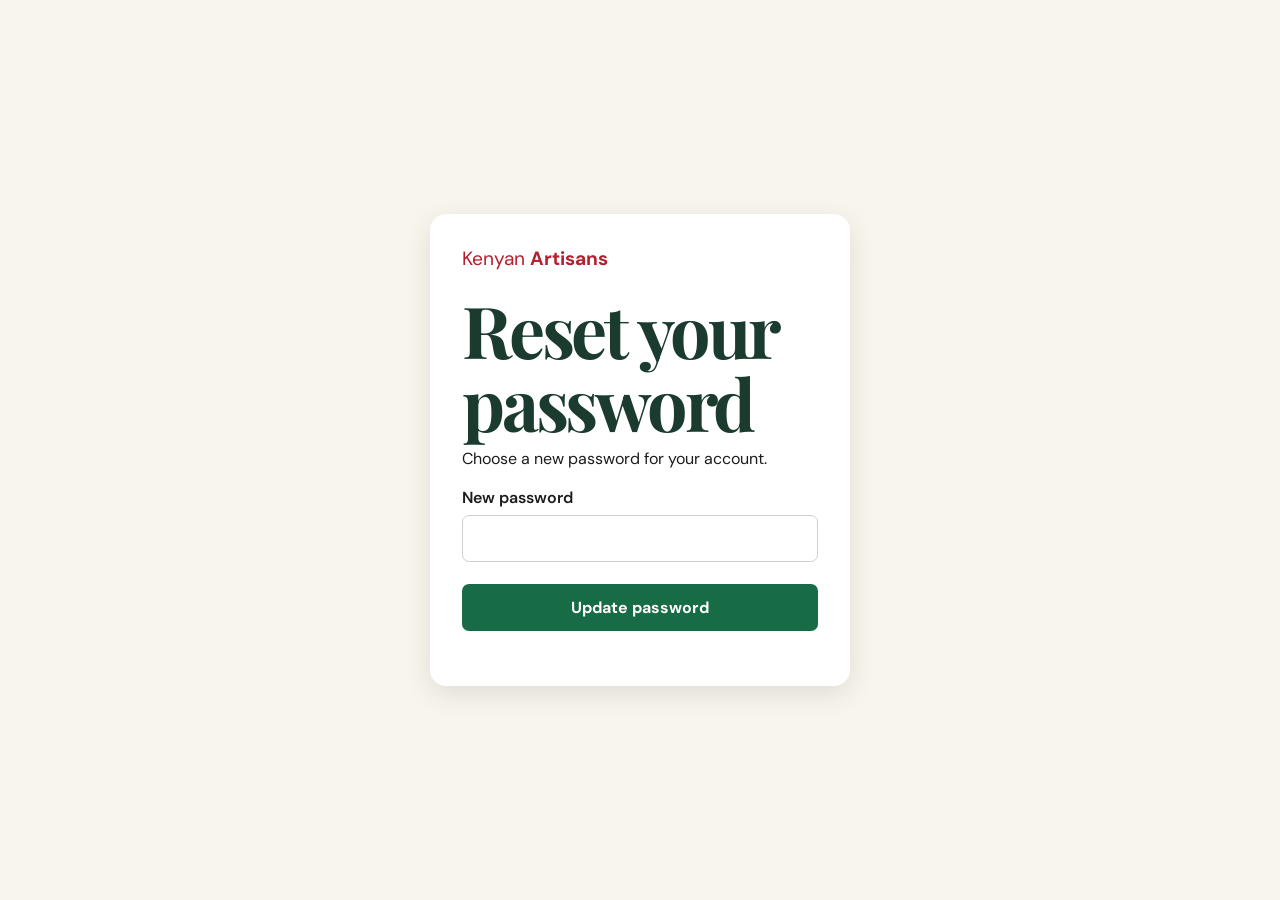
<file: resetpassword.html>
<!DOCTYPE html>
<html lang="en">
<head>
    <meta charset="UTF-8">
    <meta name="viewport" content="width=device-width, initial-scale=1.0">
    <title>Reset Password | Kenyan Artisans</title>
    <link rel="stylesheet" href="style.css">
    <link rel="stylesheet" href="auth-style.css">
</head>
<body class="auth-page-body">
    <main class="auth-page">
  <form class="auth-form" id="reset-password-form">
    <a class="auth-brand" href="index.html">Kenyan <strong>Artisans</strong></a>

    <h1>Reset your password</h1>
    <p>Choose a new password for your account.</p>
    <label for="new-password">New password</label>
    <input type="password" id="new-password" name="password" autocomplete="new-password" minlength="8" required>
    <button type="submit">Update password</button>
    <p id="reset-message" class="auth-message" aria-live="polite"></p>
  </form>
</main>
    
</body>
</html>
</file>
<file: style.css>
@import url('https://fonts.googleapis.com/css2?family=DM+Sans:wght@400;500;600;700&family=Playfair+Display:ital,wght@0,600;0,700;1,600;1,700&display=swap');

:root {
  --black: #151515;
  --red: #c21f32;
  --red-dark: #a91628;
  --green: #08783e;
  --green-dark: #075b30;
  --white: #fff;
  --cream: #fbf8f3;
  --paper: #f5f0e8;
  --ink: #1c1c1b;
  --muted: #706f6b;
  --line: #e9e1d7;
  --shadow: 0 18px 50px rgba(30, 23, 15, .10);


  --page-bg: var(--cream);
  --surface-bg: var(--white);
  --text-color: var(--ink);
  --muted-color: var(--muted);
  --border-color: var(--line);
}

/* Dark theme colors */
[data-theme="dark"] {
  color-scheme: dark;

  --page-bg: #171717;
  --surface-bg: #242424;
  --text-color: #f5f0e8;
  --muted-color: #b8b2aa;
  --border-color: #3b3b3b;
}
* { box-sizing: border-box; }
html { scroll-behavior: smooth; scroll-padding-top: 90px; }
body { margin: 0; color: var(--text-color); background: var(--page-bg); font-family: 'DM Sans', sans-serif; }
button, input, select { font: inherit; }
button, a { -webkit-tap-highlight-color: transparent; }
button { cursor: pointer; }
a { color: inherit; text-decoration: none; }
img { display: block; max-width: 100%; }
.hidden { display: none !important; }

.announcement { min-height: 34px; display: flex; align-items: center; justify-content: center; gap: 9px; padding: 7px 18px; color: #fff; background: var(--black); font-size: .73rem; letter-spacing: .04em; text-align: center; }
.site-header { min-height: 86px; display: flex; align-items: center; justify-content: space-between; gap: 25px; padding: 15px 5.5%; background: rgba(255,255,255,.96); border-bottom: 1px solid var(--line); position: sticky; top: 0; z-index: 20; backdrop-filter: blur(14px); }
.brand { display: flex; align-items: center; gap: 11px; font-size: 1.02rem; letter-spacing: -.04em; white-space: nowrap; }
.brand > span:last-child { display: flex; flex-direction: column; line-height: 1.15; }
.brand strong { color: var(--green); }
.brand small { margin-top: 5px; font-size: .52rem; letter-spacing: .18em; color: var(--muted); font-weight: 700; }
.brand-mark { width: 43px; height: 43px; display: grid; place-items: center; color: #fff; font-weight: 700; font-size: .85rem; letter-spacing: -.04em; background: linear-gradient(145deg,var(--black) 0 34%,var(--red) 35% 66%,var(--green) 67%); border-radius: 50%; box-shadow: 0 5px 13px #c21f3228; }
.nav-links { display: flex; align-items: center; gap: clamp(15px,2.5vw,32px); }
.nav-links a { font-size: .82rem; color: #55534f; transition: color .2s; }
.nav-links a:hover, .nav-links a.active { color: var(--green); }
.header-actions { display: flex; align-items: center; gap: 10px; }
.icon-button { border: 0; background: transparent; font-size: 1.7rem; color: var(--ink); line-height: 1; }
.cart-button { border: 1px solid var(--line); background: white; padding: 10px 13px; border-radius: 25px; font-size: .8rem; }
.cart-button span { display: inline-grid; place-items: center; width: 20px; height: 20px; margin-left: 5px; background: var(--red); color: white; border-radius: 50%; font-size: .7rem; }
.menu-toggle { display: none; background: transparent; border: 0; font-size: 1.5rem; }

.button { display: inline-flex; justify-content: center; align-items: center; gap: 17px; min-height: 48px; border: 1px solid transparent; border-radius: 5px; padding: 13px 19px; font-size: .82rem; font-weight: 700; transition: transform .2s, background .2s, box-shadow .2s; }
.button:hover { transform: translateY(-2px); }
.button span { font-size: 1.05rem; }
.button-red { color: white; background: var(--red); box-shadow: 0 7px 17px #c21f322b; }
.button-red:hover { background: var(--red-dark); }
.button-green { color: white; background: var(--green); }
.button-green:hover { background: var(--green-dark); }
.button-dark { background: var(--black); color: white; }
.button-outline { background: transparent; border-color: #cfc6bb; color: var(--ink); }
.button-white { background: white; color: var(--black); }
.button.small { min-height: 40px; padding: 10px 14px; font-size: .75rem; }
.button.full { width: 100%; }

.hero { position: relative; display: grid; grid-template-columns: 1fr 1fr; align-items: center; gap: 5%; min-height: 590px; padding: 76px 8% 83px; overflow: hidden; background: var(--paper); }
.hero:before { content: ""; position: absolute; width: 500px; height: 500px; right: -160px; top: -210px; border: 1px solid #d7cdbf; border-radius: 50%; box-shadow: 0 0 0 38px #fbf8f344,0 0 0 76px #fbf8f355; }
.hero-copy { position: relative; z-index: 2; max-width: 570px; }
.eyebrow { display: inline-flex; align-items: center; gap: 9px; color: var(--green); font-size: .67rem; font-weight: 700; letter-spacing: .17em; }
.eyebrow-dot { width: 8px; height: 8px; background: var(--red); border-radius: 50%; box-shadow: 0 0 0 4px #c21f3215; }
h1, h2, h3, p { margin-top: 0; }
h1, h2 { font-family: 'Playfair Display', Georgia, serif; letter-spacing: -.045em; }
h1 { margin: 23px 0 18px; font-size: clamp(3rem,5.6vw,5.15rem); line-height: 1.03; }
h1 em, h2 em { color: var(--red); font-weight: 600; }
.hero-copy > p { max-width: 440px; color: var(--muted); font-size: .99rem; line-height: 1.85; }
.hero-actions { display: flex; flex-wrap: wrap; gap: 12px; margin-top: 27px; }
.hero-proof { display: flex; align-items: center; gap: 13px; margin-top: 38px; }
.avatar-stack { display: flex; padding-left: 4px; }
.avatar-stack span { display: grid; place-items: center; width: 31px; height: 31px; margin-left: -4px; border: 2px solid var(--paper); border-radius: 50%; color: white; background: var(--green); font-size: .7rem; font-weight: 700; }
.avatar-stack span:nth-child(2) { background: var(--red); }.avatar-stack span:nth-child(3) { background: #b48b54; }.avatar-stack span:nth-child(4) { color: var(--ink); background: #fff; }
.hero-proof p { margin: 0; font-size: .75rem; line-height: 1.55; }.hero-proof small { color: var(--muted); }
.hero-art { position: relative; z-index: 1; min-height: 410px; max-width: 530px; width: 100%; justify-self: end; }
.hero-photo { position: absolute; overflow: hidden; box-shadow: var(--shadow); }
.hero-photo img { width: 100%; height: 100%; object-fit: cover; }
.hero-photo-main { width: 74%; height: 355px; top: 14px; left: 5%; border-radius: 180px 180px 8px 8px; transform: rotate(-3deg); }
.hero-photo-main:after { content: ""; position: absolute; inset: 0; border: 9px solid #fff8; pointer-events: none; }
.photo-label { position: absolute; left: 18px; bottom: 20px; padding: 9px 12px; background: white; font-size: .61rem; letter-spacing: .14em; font-weight: 700; }
.hero-photo-small { width: 41%; height: 178px; right: 0; bottom: 4px; border: 7px solid var(--cream); transform: rotate(5deg); }
.floating-note { position: absolute; z-index: 3; top: 45px; right: -5px; display: flex; align-items: center; gap: 10px; padding: 13px 15px; background: white; box-shadow: var(--shadow); border-radius: 5px; }
.floating-note > span { display: grid; place-items: center; width: 35px; height: 35px; background: #e4f1e8; color: var(--green); border-radius: 50%; font-size: 1.2rem; }
.floating-note div { display: flex; flex-direction: column; gap: 4px; font-size: .7rem; }.floating-note small { color: var(--muted); }
.hero-stamp { position: absolute; bottom: 40px; left: -3px; display: grid; place-content: center; width: 87px; height: 87px; text-align: center; color: white; background: var(--red); border: 5px solid var(--paper); border-radius: 50%; font-size: .56rem; line-height: 1.3; transform: rotate(-12deg); }
.hero-stamp b { font-size: .95rem; letter-spacing: .1em; }
.hero-bottom-line { position: absolute; bottom: 0; left: 8%; right: 8%; display: flex; justify-content: space-between; border-top: 1px solid #ded4c7; padding: 17px 0; color: #7c7469; font-size: .58rem; font-weight: 700; letter-spacing: .15em; }

.trust-strip { display: grid; grid-template-columns: repeat(3,1fr); padding: 25px 9%; background: white; border-bottom: 1px solid var(--line); }
.trust-strip > div { display: flex; justify-content: center; align-items: center; gap: 13px; border-right: 1px solid var(--line); }.trust-strip > div:last-child { border: 0; }
.trust-strip > div > span { color: var(--red); font-size: 1.5rem; }
.trust-strip p { margin: 0; display: flex; flex-direction: column; gap: 5px; font-size: .78rem; }.trust-strip small { color: var(--muted); font-size: .69rem; }

.section { padding: 92px 8%; }
.section-heading { display: flex; justify-content: space-between; align-items: end; gap: 25px; }
.section-heading h2, .artisan-copy h2, .seller-cta h2 { margin: 12px 0 10px; font-size: clamp(2.2rem,4vw,3.45rem); line-height: 1.13; }
.section-heading p { margin: 0; color: var(--muted); font-size: .88rem; }
.item-count { color: var(--muted); font-size: .72rem; padding-bottom: 5px; white-space: nowrap; }
.shop-tools { display: flex; justify-content: space-between; align-items: center; gap: 20px; margin: 30px 0 26px; }
.search-box { display: flex; align-items: center; gap: 10px; width: min(350px,100%); min-height: 45px; padding: 0 14px; border: 1px solid var(--line); background: white; border-radius: 4px; color: var(--muted); }
.search-box span { font-size: 1.4rem; }.search-box input { width: 100%; min-width: 0; border: 0; outline: 0; background: transparent; font-size: .76rem; }
.category-filters { display: flex; flex-wrap: wrap; gap: 7px; }
.filter { padding: 9px 13px; border: 1px solid var(--line); border-radius: 30px; background: transparent; color: #6b6862; font-size: .7rem; transition: .2s; }
.filter:hover, .filter.active { color: white; background: var(--green); border-color: var(--green); }
.product-grid { display: grid; grid-template-columns: repeat(3,minmax(0,1fr)); gap: 29px 21px; }
.product-card { min-width: 0; cursor: pointer; }
.product-image-wrap { position: relative; overflow: hidden; aspect-ratio: 4/4.3; background: var(--surface-bg); }
.product-image-wrap img { width: 100%; height: 100%; object-fit: cover; transition: transform .5s; }
.product-card:hover .product-image-wrap img { transform: scale(1.055); }
.product-tag { position: absolute; top: 12px; left: 12px; padding: 7px 9px; background: var(--surface-bg); color: var(--green); font-size: .58rem; letter-spacing: .08em; font-weight: 700; }
.quick-add { position: absolute; right: 12px; bottom: 12px; width: 39px; height: 39px; border: 0; border-radius: 50%; background: white; color: var(--black); font-size: 1.4rem; box-shadow: 0 4px 15px #0002; transition: .2s; }
.quick-add:hover { color: white; background: var(--red); }
.product-info { padding: 14px 2px 0; }
.product-category { color: var(--green); font-size: .61rem; text-transform: uppercase; letter-spacing: .13em; font-weight: 700; }
.product-info h3 { margin: 8px 0 5px; font-family: 'Playfair Display', Georgia, serif; font-size: 1.14rem; font-weight: 600; }
.product-maker { color: var(--muted); font-size: .72rem; }
.product-price-row { display: flex; align-items: center; justify-content: space-between; gap: 8px; margin-top: 12px; }
.product-price { font-weight: 700; font-size: .89rem; color: var(--text-color); }.product-location { color: var(--muted-color); font-size: .66rem; }
.empty-state { margin: 30px 0 0; color: var(--muted); text-align: center; padding: 35px; border: 1px dashed var(--line); }

.category-section { padding: 75px 8% 95px; background: white; }
.category-grid { display: grid; grid-template-columns: repeat(4,minmax(0,1fr)); gap: 15px; margin-top: 28px; }
.category-card { position: relative; min-height: 230px; display: flex; flex-direction: column; justify-content: end; align-items: flex-start; gap: 9px; overflow: hidden; border: 0; border-radius: 3px; padding: 20px; text-align: left; color: white; background-size: cover; background-position: center; isolation: isolate; }
.category-card:before { content: ""; position: absolute; inset: 0; z-index: -1; background: linear-gradient(0deg,#111e 0%,#1111 100%); transition: opacity .25s; }
.category-card:hover:before { opacity: .7; }.category-card:hover { transform: translateY(-4px); }
.category-card > span { font-size: .6rem; letter-spacing: .16em; }.category-card strong { font-family: 'Playfair Display',Georgia,serif; font-size: 1.25rem; }.category-card small { font-size: .68rem; }
.category-paint { background-image: url('painting.png'); }
.category-beads { background-image: url('beads.png'); }
.category-home { background-image: url('https://images.unsplash.com/photo-1578749556568-bc2c40e68b61?auto=format&fit=crop&w=700&q=80'); }
.category-textile { background-image: url('textile.png'); }

.artisan-section { display: grid; grid-template-columns: 1fr 1fr; align-items: center; gap: 9%; padding: 100px 10%; }
.artisan-art { position: relative; max-width: 490px; }
.artisan-art img { width: 100%; aspect-ratio: 4/4.4; object-fit: cover; border-radius: 2px; }
.artisan-badge { position: absolute; right: -24px; bottom: 25px; display: grid; place-content: center; width: 115px; height: 115px; border-radius: 50%; background: var(--green); color: white; border: 6px solid var(--cream); text-align: center; font-size: .66rem; line-height: 1.5; font-weight: 700; letter-spacing: .05em; transform: rotate(9deg); }
.artisan-copy > p { max-width: 480px; margin: 18px 0 21px; color: var(--muted); line-height: 1.9; font-size: .87rem; }
.check-list { display: grid; gap: 13px; padding: 0; margin: 0 0 27px; list-style: none; font-size: .79rem; }.check-list li::first-letter { color: var(--red); }
.seller-cta { position: relative; display: flex; justify-content: space-between; align-items: center; gap: 25px; padding: 65px 10%; overflow: hidden; background: var(--green); color: white; }
.seller-cta:before { content: ""; position: absolute; width: 310px; height: 310px; border: 1px solid #ffffff30; border-radius: 50%; right: 20%; top: -160px; box-shadow: 0 0 0 30px #ffffff0a,0 0 0 60px #ffffff0a; }
.seller-cta > div:not(.cta-pattern), .seller-cta > button { position: relative; z-index: 1; }
.eyebrow.light { color: #d7f0df; }.seller-cta h2 { font-size: clamp(2rem,3.8vw,3.1rem); }.seller-cta h2 em { color: #ffd7d9; }.seller-cta p { max-width: 520px; margin: 14px 0 0; color: #e0f1e5; line-height: 1.8; font-size: .85rem; }
.cta-pattern { position: absolute; right: 45%; top: -15px; color: #ffffff13; font-size: 15rem; line-height: 1; }

.site-footer { display: grid; grid-template-columns: auto 1fr auto; align-items: center; gap: 20px; padding: 30px 8%; background: var(--black); color: white; }
.footer-brand strong { color: #83c79b; }.footer-brand small { color: #b5b5b5; }.footer-brand .brand-mark { border: 1px solid #ffffff50; }
.site-footer > p { margin: 0; color: #bdbbb7; font-size: .74rem; }.footer-links { display: flex; gap: 17px; font-size: .72rem; color: #d0ceca; }.footer-links a:hover { color: #83c79b; }
.site-footer > small { grid-column: 1/-1; padding-top: 17px; border-top: 1px solid #ffffff20; color: #aaa8a4; font-size: .65rem; }

.modal-backdrop { position: fixed; inset: 0; z-index: 50; display: grid; place-items: center; padding: 20px; overflow-y: auto; background: #111b; backdrop-filter: blur(5px); }
.modal { position: relative; width: min(100%,720px); max-height: calc(100vh - 40px); overflow-y: auto; background: var(--cream); box-shadow: 0 20px 80px #0004; border-radius: 5px; }
.modal-close { position: absolute; top: 12px; right: 12px; z-index: 10; width: 36px; height: 36px; display: grid; place-items: center; border: 1px solid var(--border-color); border-radius: 50%; background: var(--surface-bg); color: var(--text-color); font-size: 1.5rem; cursor: pointer; }
.product-modal { display: grid; grid-template-columns: 1fr 1fr; }.product-modal > img { width: 100%; height: 100%; min-height: 400px; object-fit: cover; }.modal-content { display: flex; flex-direction: column; align-items: flex-start; justify-content: center; padding: 35px; }.modal-content h2,.cart-modal h2,.seller-modal h2 { margin: 10px 0 13px; font-size: 2.1rem; line-height: 1.15; }.modal-content p,.seller-modal > p { color: var(--muted); font-size: .85rem; line-height: 1.8; }.modal-maker { margin: 0 0 20px; color: var(--green); font-size: .8rem; font-weight: 700; }.modal-price { margin-bottom: 20px; font-size: 1.2rem; }
.cart-modal,.seller-modal { width: min(100%,490px); padding: 35px; }.cart-modal h2 { margin-bottom: 24px; }.cart-row { display: grid; grid-template-columns: 65px 1fr auto; align-items: center; gap: 12px; padding: 12px 0; border-bottom: 1px solid var(--line); }.cart-row img { width: 65px; height: 65px; object-fit: cover; }.cart-row strong,.cart-row small { display: block; }.cart-row strong { font-size: .82rem; }.cart-row small { margin-top: 5px; color: var(--muted); font-size: .72rem; }.remove-item { border: 0; color: var(--red); background: transparent; font-size: .75rem; }.cart-total { display: flex; justify-content: space-between; padding: 20px 0; font-size: .9rem; }.demo-note { display: block; margin: 10px 0 15px; color: var(--muted); font-size: .68rem; line-height: 1.6; }.empty-cart { padding: 22px 0; color: var(--muted); font-size: .85rem; }
.seller-modal form { display: grid; gap: 14px; margin-top: 20px; }.seller-modal label { display: grid; gap: 7px; font-size: .75rem; font-weight: 700; }.seller-modal input,.seller-modal select { width: 100%; min-height: 43px; padding: 10px 12px; border: 1px solid var(--line); border-radius: 3px; outline: none; background: white; font-size: .8rem; }.seller-modal input:focus,.seller-modal select:focus { border-color: var(--green); box-shadow: 0 0 0 3px #08783e17; }.form-message { margin: 12px 0 0; color: var(--green); font-size: .8rem; line-height: 1.6; }
.toast { position: fixed; z-index: 80; right: 22px; bottom: 22px; max-width: calc(100% - 44px); padding: 13px 18px; background: var(--black); color: white; border-left: 4px solid var(--red); box-shadow: var(--shadow); font-size: .8rem; opacity: 0; transform: translateY(10px); pointer-events: none; transition: .25s; }.toast.show { opacity: 1; transform: translateY(0); }

@media (max-width: 1100px) {
  .site-header { padding-inline: 4%; gap: 15px; }.nav-links { gap: 15px; }.nav-links a { font-size: .75rem; }.header-actions { gap: 7px; }
  .hero { padding-inline: 6%; }.section,.category-section { padding-inline: 6%; }.category-card { min-height: 190px; padding: 15px; }.category-card strong { font-size: 1.05rem; }
}
@media (max-width: 850px) {
  .site-header { min-height: 75px; flex-wrap: wrap; }.menu-toggle { display: block; order: 3; }.header-actions { margin-left: auto; }.nav-links { display: none; order: 4; width: 100%; flex-direction: column; align-items: stretch; padding: 12px 0 5px; }.nav-links.open { display: flex; }.nav-links a { padding: 10px 3px; font-size: .85rem; }.hero { grid-template-columns: 1fr 1fr; gap: 3%; padding: 55px 5% 75px; }.hero-art { min-height: 350px; }.hero-photo-main { height: 290px; }.hero-photo-small { height: 140px; }.floating-note { right: -5px; top: 25px; padding: 9px; }.floating-note > span { width: 29px; height: 29px; }.floating-note div { font-size: .62rem; }
  .shop-tools { align-items: flex-start; flex-direction: column; }.search-box { width: 100%; }.product-grid { gap: 25px 14px; }.category-grid { grid-template-columns: repeat(2,minmax(0,1fr)); }.category-card { min-height: 220px; }.artisan-section { padding: 75px 7%; gap: 6%; }.site-footer { grid-template-columns: 1fr auto; }.site-footer > p { grid-column: 1/-1; grid-row: 2; }.footer-links { grid-column: 1/-1; grid-row: 3; }.site-footer > small { grid-row: 4; }
}
@media (max-width: 600px) {
  .announcement { font-size: .62rem; }.site-header { gap: 10px; padding: 12px 4%; }.brand { font-size: .91rem; gap: 8px; }.brand-mark { width: 38px; height: 38px; }.header-actions { gap: 5px; }.icon-button { display: none; }.cart-button { padding: 8px 10px; font-size: .72rem; }.header-actions .button { display: none; }
  .hero { display: flex; flex-direction: column; align-items: stretch; padding: 48px 6% 70px; }.hero-copy { max-width: none; }.hero h1 { font-size: clamp(3rem,13vw,4.3rem); }.hero-copy > p { font-size: .9rem; }.hero-art { width: 100%; max-width: 440px; min-height: 360px; margin: 20px auto 0; }.hero-photo-main { width: 75%; height: 305px; left: 7%; }.hero-photo-small { width: 40%; height: 145px; }.hero-stamp { left: 0; bottom: 24px; width: 75px; height: 75px; }.floating-note { right: 0; }.hero-bottom-line { left: 6%; right: 6%; font-size: .48rem; }
  .trust-strip { grid-template-columns: 1fr; gap: 15px; padding: 22px 8%; }.trust-strip > div { justify-content: flex-start; border: 0; }.trust-strip > div > span { width: 30px; text-align: center; }
  .section { padding: 65px 5%; }.section-heading { align-items: flex-start; flex-direction: column; gap: 10px; }.section-heading h2,.artisan-copy h2 { font-size: 2.35rem; }.item-count { padding: 0; }.category-filters { gap: 6px; }.filter { padding: 8px 11px; font-size: .65rem; }.product-grid { grid-template-columns: repeat(2,minmax(0,1fr)); gap: 23px 11px; }.product-image-wrap { aspect-ratio: 4/4.6; }.product-info h3 { font-size: .98rem; }.product-maker { font-size: .66rem; }.product-price { font-size: .8rem; }.product-location { font-size: .6rem; }.product-tag { top: 8px; left: 8px; font-size: .5rem; }.quick-add { right: 8px; bottom: 8px; width: 34px; height: 34px; }
  .category-section { padding: 62px 5%; }.category-grid { gap: 10px; }.category-card { min-height: 190px; padding: 13px; }.category-card strong { font-size: 1.02rem; }.category-card small { font-size: .6rem; }
  .artisan-section { grid-template-columns: 1fr; gap: 35px; padding: 65px 7%; }.artisan-art { max-width: 420px; }.artisan-art img { aspect-ratio: 5/4; }.artisan-badge { right: -12px; width: 95px; height: 95px; font-size: .58rem; }
  .seller-cta { flex-direction: column; align-items: flex-start; padding: 50px 7%; }.seller-cta h2 { font-size: 2.2rem; }.cta-pattern { right: -20px; top: 0; font-size: 10rem; }
  .site-footer { padding: 28px 6%; }.footer-links { flex-wrap: wrap; }.footer-links a { font-size: .68rem; }
  .product-modal { grid-template-columns: 1fr; }.product-modal > img { height: 230px; min-height: 0; }.modal-content { padding: 24px; }.modal-content h2,.cart-modal h2,.seller-modal h2 { font-size: 1.8rem; }.cart-modal,.seller-modal { padding: 28px 20px; }.modal-backdrop { padding: 12px; }.modal { max-height: calc(100vh - 24px); }
}


/* Artist upload studio */
.artist-studio { background: #f0f6f0; border-top: 1px solid #dce8dc; border-bottom: 1px solid #dce8dc; }
.studio-layout { display: grid; grid-template-columns: .8fr 1.2fr; gap: 42px; align-items: start; margin-top: 34px; }
.studio-copy { padding: 15px 0; }
.studio-symbol { display: grid; place-items: center; width: 54px; height: 54px; margin-bottom: 20px; color: white; background: var(--green); border-radius: 50%; font-size: 1.6rem; }
.studio-copy h3, .upload-form h3, .my-listings-heading h3 { margin-bottom: 12px; font-family: 'Playfair Display', Georgia, serif; font-size: 1.55rem; }
.studio-copy p { color: var(--muted); line-height: 1.8; font-size: .88rem; }
.check-list { display: grid; gap: 12px; padding: 0; margin: 22px 0; list-style: none; font-size: .84rem; }
.check-list li { color: #3d5142; }
.upload-form { padding: 27px; background: var(--surface-bg); color: var(--text-color); border: 1px solid var(--border-color); border-radius: 8px; box-shadow: var(--shadow); }
.upload-form label, .seller-modal label { display: grid; gap: 8px; margin: 0 0 17px; color: #3e3b36; font-size: .77rem; font-weight: 700; }
.upload-form input, .upload-form select, .upload-form textarea, .seller-modal input, .seller-modal select { width: 100%; min-height: 43px; padding: 11px 12px; border: 1px solid #ddd6cb; border-radius: 4px; background: #fff; color: var(--ink); font: inherit; font-weight: 400; }
.upload-form textarea { resize: vertical; }
.upload-form input:focus, .upload-form select:focus, .upload-form textarea:focus { outline: 2px solid #08783e35; border-color: var(--green); }
.form-two-col { display: grid; grid-template-columns: 1fr 1fr; gap: 14px; }
.field-help { color: var(--muted); font-size: .68rem; font-weight: 400; line-height: 1.5; }
.form-message { margin: 12px 0 0; color: var(--green); font-size: .8rem; line-height: 1.5; }
.my-listings-heading { display: flex; justify-content: space-between; align-items: center; gap: 20px; margin: 46px 0 18px; }
.my-listings-heading h3 { margin: 0; }
.my-listings-heading span { color: var(--muted); font-size: .75rem; }
.my-listings { display: grid; grid-template-columns: repeat(3, minmax(0, 1fr)); gap: 18px; }
.my-listing { display: grid; grid-template-columns: 78px 1fr; gap: 14px; align-items: center; padding: 13px; background: white; border: 1px solid var(--line); border-radius: 6px; }
.my-listing img { width: 78px; height: 88px; object-fit: cover; border-radius: 4px; }
.my-listing strong { display: block; margin-bottom: 5px; font-size: .82rem; }
.my-listing small { display: block; margin-bottom: 8px; color: var(--muted); font-size: .7rem; }
.my-listing button { padding: 6px 9px; border: 1px solid #e5c4c7; border-radius: 3px; color: var(--red); background: white; font-size: .68rem; }
.empty-listings { grid-column: 1 / -1; padding: 22px; border: 1px dashed #c9d9cc; border-radius: 5px; color: var(--muted); font-size: .85rem; text-align: center; }
@media (max-width: 900px) { .studio-layout { grid-template-columns: 1fr; gap: 20px; } .my-listings { grid-template-columns: repeat(2, minmax(0,1fr)); } }
@media (max-width: 600px) { .upload-form { padding: 18px; } .form-two-col, .my-listings { grid-template-columns: 1fr; } .my-listings-heading { align-items: start; flex-direction: column; gap: 8px; } }

[data-theme="dark"] body { background: #171717; color: #f5f0e8; }
[data-theme="dark"] .product-card, [data-theme="dark"] .upload-form, [data-theme="dark"] .modal { background: #242424; color: #f5f0e8; }
[data-theme="dark"] .product-info, [data-theme="dark"] .product-maker, [data-theme="dark"] .product-location { color: #d0cbc3; }
[data-theme="dark"] input, [data-theme="dark"] textarea, [data-theme="dark"] select { color: #f5f0e8; }

#settings-open { border: 1px solid var(--border-color); background: var(--surface-bg); color: var(--text-color); border-radius: 50%; width: 42px; height: 42px; cursor: pointer; font-size: 1.2rem; display: inline-grid; place-items: center; }
#settings-modal .modal-close { z-index: 9999; pointer-events: auto; cursor: pointer; }

[data-theme="dark"] {
  color-scheme: dark;
  --page-bg: #171a18;
  --surface-bg: #232724;
  --text-color: #f5f1e9;
  --muted-color: #c0c5bd;
  --border-color: #3c443e;
  --shadow: 0 18px 50px rgba(0, 0, 0, .28);
}

/* Main page and all major sections */
[data-theme="dark"] body,
[data-theme="dark"] .section,
[data-theme="dark"] .artisan-section {
  background: var(--page-bg);
  color: var(--text-color);
}

[data-theme="dark"] .site-header {
  background: rgba(29, 33, 30, .97);
  border-color: var(--border-color);
}

[data-theme="dark"] .hero,
[data-theme="dark"] .category-section,
[data-theme="dark"] .trust-strip {
  background: #1d211e;
  color: var(--text-color);
  border-color: var(--border-color);
}

[data-theme="dark"] .artist-studio {
  background: #1c2820;
  border-color: #35483a;
}

/* Text: strong, readable contrast */
[data-theme="dark"] .site-header,
[data-theme="dark"] .site-header a,
[data-theme="dark"] .brand,
[data-theme="dark"] .icon-button,
[data-theme="dark"] .menu-toggle,
[data-theme="dark"] .hero h1,
[data-theme="dark"] .section h2,
[data-theme="dark"] .category-section h2,
[data-theme="dark"] .artisan-copy h2,
[data-theme="dark"] .studio-copy h3,
[data-theme="dark"] .upload-form h3,
[data-theme="dark"] .my-listings-heading h3,
[data-theme="dark"] .product-info h3,
[data-theme="dark"] .product-price,
[data-theme="dark"] .product-maker,
[data-theme="dark"] .product-category,
[data-theme="dark"] .product-location,
[data-theme="dark"] .trust-strip p,
[data-theme="dark"] .studio-copy p,
[data-theme="dark"] .check-list li,
[data-theme="dark"] .hero-proof p,
[data-theme="dark"] .hero-bottom-line,
[data-theme="dark"] .section-heading p,
[data-theme="dark"] .item-count {
  color: var(--text-color);
}

[data-theme="dark"] .brand strong,
[data-theme="dark"] .nav-links a:hover,
[data-theme="dark"] .nav-links a.active,
[data-theme="dark"] .product-category {
  color: #83c79b;
}

[data-theme="dark"] .brand small,
[data-theme="dark"] .hero-copy > p,
[data-theme="dark"] .hero-proof small,
[data-theme="dark"] .floating-note small,
[data-theme="dark"] .trust-strip small,
[data-theme="dark"] .field-help,
[data-theme="dark"] .my-listings-heading span,
[data-theme="dark"] .my-listing small,
[data-theme="dark"] .empty-state,
[data-theme="dark"] .empty-listings,
[data-theme="dark"] .empty-cart {
  color: var(--muted-color);
}

/* Navigation */
[data-theme="dark"] .nav-links a {
  color: #e0e4dd;
}

[data-theme="dark"] .cart-button,
[data-theme="dark"] #settings-open {
  background: #292f2a;
  color: #f5f1e9;
  border-color: #465047;
}

/* Product cards and search */
[data-theme="dark"] .product-card,
[data-theme="dark"] .product-info,
[data-theme="dark"] .my-listing {
  background: var(--surface-bg);
  color: var(--text-color);
  border-color: var(--border-color);
}

[data-theme="dark"] .product-tag {
  background: #303a32;
  color: #bce6c7;
}

[data-theme="dark"] .quick-add {
  background: #f5f1e9;
  color: #171a18;
}

[data-theme="dark"] .search-box {
  background: #202521;
  color: #e6e9e2;
  border-color: var(--border-color);
}

[data-theme="dark"] .search-box input {
  background: transparent;
  color: #ffffff;
}

[data-theme="dark"] .search-box input::placeholder {
  color: #c0c5bd;
  opacity: 1;
}

[data-theme="dark"] .filter {
  background: #242b25;
  color: #e2e7df;
  border-color: #465047;
}

[data-theme="dark"] .filter:hover,
[data-theme="dark"] .filter.active {
  background: var(--green);
  color: #ffffff;
  border-color: #19864f;
}

/* Floating elements */
[data-theme="dark"] .floating-note {
  background: #292f2a;
  color: #f5f1e9;
  border: 1px solid var(--border-color);
}

[data-theme="dark"] .photo-label {
  background: #232724;
  color: #f5f1e9;
}

[data-theme="dark"] .hero-bottom-line {
  border-color: var(--border-color);
}

/* Artist Studio form: fix invisible labels and fields */
[data-theme="dark"] .upload-form {
  background: #222824;
  color: #f5f1e9;
  border-color: #414b43;
}

[data-theme="dark"] .upload-form label,
[data-theme="dark"] .seller-modal label {
  color: #f5f1e9;
}

[data-theme="dark"] .upload-form input,
[data-theme="dark"] .upload-form select,
[data-theme="dark"] .upload-form textarea,
[data-theme="dark"] .seller-modal input,
[data-theme="dark"] .seller-modal select,
[data-theme="dark"] #settings-modal select {
  background: #191e1a;
  color: #ffffff;
  border-color: #4a554b;
}

[data-theme="dark"] .upload-form input::placeholder,
[data-theme="dark"] .upload-form textarea::placeholder,
[data-theme="dark"] .seller-modal input::placeholder {
  color: #c0c5bd;
  opacity: 1;
}

[data-theme="dark"] .upload-form input:focus,
[data-theme="dark"] .upload-form select:focus,
[data-theme="dark"] .upload-form textarea:focus,
[data-theme="dark"] .seller-modal input:focus,
[data-theme="dark"] .seller-modal select:focus {
  border-color: #83c79b;
  outline: 2px solid #83c79b40;
}

[data-theme="dark"] .my-listing button {
  background: #302b2b;
  color: #ffc2c2;
  border-color: #684144;
}

/* Modals: product details, basket, seller and settings */
[data-theme="dark"] .modal {
  background: #222623;
  color: #f5f1e9;
  border: 1px solid var(--border-color);
}

[data-theme="dark"] .modal h2,
[data-theme="dark"] .modal h3,
[data-theme="dark"] .modal p,
[data-theme="dark"] .modal .modal-content,
[data-theme="dark"] .modal .modal-price,
[data-theme="dark"] .modal .cart-total {
  color: #f5f1e9;
}

[data-theme="dark"] .modal .modal-content p,
[data-theme="dark"] .modal .seller-modal > p,
[data-theme="dark"] .modal .cart-row small,
[data-theme="dark"] .modal .demo-note {
  color: #c0c5bd;
}

[data-theme="dark"] .cart-row {
  border-color: var(--border-color);
}

[data-theme="dark"] .modal-close {
  background: #303730;
  color: #ffffff;
  border-color: #505a51;
}

[data-theme="dark"] .modal-backdrop {
  background: rgba(0, 0, 0, .78);
}

/* Keep the green call-to-action and dark footer readable */
[data-theme="dark"] .seller-cta {
  background: #075b30;
  color: #ffffff;
}

[data-theme="dark"] .seller-cta h2,
[data-theme="dark"] .seller-cta p {
  color: #ffffff;
}

[data-theme="dark"] .site-footer {
  background: #101311;
  color: #f5f1e9;
}

[data-theme="dark"] .site-footer p,
[data-theme="dark"] .footer-links,
[data-theme="dark"] .site-footer > small {
  color: #d0d5ce;
}

[data-theme="dark"] .site-footer a:hover {
  color: #a6dfb5;
}

/* Toast notifications and keyboard focus */
[data-theme="dark"] .toast {
  background: #292f2a;
  color: #ffffff;
  border-color: #c21f32;
}

[data-theme="dark"] button:focus-visible,
[data-theme="dark"] a:focus-visible,
[data-theme="dark"] input:focus-visible,
[data-theme="dark"] select:focus-visible,
[data-theme="dark"] textarea:focus-visible {
  outline: 2px solid #a6dfb5;
  outline-offset: 3px;
}

[data-theme="dark"] .hero-actions .button-outline {
  background: #303a33;
  color: #ffffff;
  border: 1px solid #7b9b82;
}

[data-theme="dark"] .hero-actions .button-outline:hover {
  background: #08783e;
  color: #ffffff;
  border-color: #08783e;
}

:root {
  --ease-out-expo: cubic-bezier(.16, 1, .3, 1);
  --ease-out-back: cubic-bezier(.34, 1.56, .64, 1);
  --ease-soft: cubic-bezier(.45, 0, .25, 1);
  --ease-snap: cubic-bezier(.7, 0, .2, 1);

  --dur-fast: .22s;
  --dur-med: .55s;
  --dur-slow: 1s;

  --kenya-red: #c21f32;
  --kenya-green: #08783e;
  --kenya-black: #141414;
  --gold: #d8a43b;

  --kente: linear-gradient(
    90deg,
    var(--kenya-black) 0 16%,
    var(--kenya-red) 16% 34%,
    var(--gold) 34% 44%,
    var(--kenya-green) 44% 66%,
    var(--gold) 66% 76%,
    var(--kenya-red) 76% 90%,
    var(--kenya-black) 90% 100%
  );
}

@property --glow-a-x { syntax: "<percentage>"; inherits: false; initial-value: 10%; }
@property --glow-a-y { syntax: "<percentage>"; inherits: false; initial-value: 15%; }
@property --glow-b-x { syntax: "<percentage>"; inherits: false; initial-value: 90%; }
@property --glow-b-y { syntax: "<percentage>"; inherits: false; initial-value: 80%; }
@property --glow-c-x { syntax: "<percentage>"; inherits: false; initial-value: 55%; }
@property --glow-c-y { syntax: "<percentage>"; inherits: false; initial-value: 5%; }
@property --ring-angle { syntax: "<angle>"; inherits: false; initial-value: 0deg; }

.hero {
  position: relative;
  isolation: isolate;
  overflow: hidden;
  background-image:
    radial-gradient(ellipse at var(--glow-a-x) var(--glow-a-y), rgba(194, 31, 50, .16), transparent 46%),
    radial-gradient(ellipse at var(--glow-b-x) var(--glow-b-y), rgba(8, 120, 62, .18), transparent 46%),
    radial-gradient(ellipse at var(--glow-c-x) var(--glow-c-y), rgba(216, 164, 59, .16), transparent 40%);
  animation:
    glowA 17s ease-in-out infinite alternate,
    glowB 23s ease-in-out infinite alternate,
    glowC 29s ease-in-out infinite alternate;
}

@keyframes glowA { to { --glow-a-x: 40%; --glow-a-y: 60%; } }
@keyframes glowB { to { --glow-b-x: 60%; --glow-b-y: 25%; } }
@keyframes glowC { to { --glow-c-x: 80%; --glow-c-y: 70%; } }

.hero::before {
  content: "";
  position: absolute;
  left: 0;
  right: 0;
  bottom: 0;
  height: 6px;
  background: var(--kente);
  background-size: 240px 100%;
  transform-origin: left center;
  pointer-events: none;
  z-index: 3;
  animation:
    kenteDraw 1.4s var(--ease-snap) .3s both,
    kenteSlide 14s linear 1.7s infinite;
}

@keyframes kenteDraw {
  from { transform: scaleX(0); }
  to { transform: scaleX(1); }
}
@keyframes kenteSlide {
  to { background-position: 240px 0; }
}

.hero-copy > * {
  animation: heroRise var(--dur-slow) var(--ease-out-expo) both;
  animation-delay: calc(var(--i, 0) * 100ms + 100ms);
}
.hero-copy > :nth-child(1) { --i: 0; }
.hero-copy > :nth-child(2) { --i: 1; }
.hero-copy > :nth-child(3) { --i: 2; }
.hero-copy > :nth-child(4) { --i: 3; }
.hero-copy > :nth-child(5) { --i: 4; }

@keyframes heroRise {
  from {
    opacity: 0;
    translate: 0 40px;
    filter: blur(6px);
    clip-path: inset(0 0 55% 0);
  }
  55% { filter: blur(0); }
  to {
    opacity: 1;
    translate: 0 0;
    filter: blur(0);
    clip-path: inset(-10% -10% -10% -10%);
  }
}

.hero-copy h1 :is(em, mark, span, strong) {
  background: linear-gradient(
    100deg,
    var(--kenya-red) 0%,
    var(--gold) 30%,
    var(--kenya-green) 60%,
    var(--kenya-red) 100%
  );
  background-size: 220% 100%;
  -webkit-background-clip: text;
  background-clip: text;
  -webkit-text-fill-color: transparent;
  color: transparent;
  animation: textFlow 9s var(--ease-soft) infinite alternate;
}

@keyframes textFlow {
  from { background-position: 0% 50%; }
  to { background-position: 100% 50%; }
}

.hero-photo-main,
.hero-photo-small {
  transform: perspective(1100px);
  transform-origin: 50% 60%;
  will-change: translate, rotate;
}

.hero-photo-main {
  animation:
    artReveal 1.3s var(--ease-out-expo) .2s both,
    galleryFloat 8s var(--ease-soft) 1.5s infinite;
}

.hero-photo-small {
  animation:
    artReveal 1.3s var(--ease-out-expo) .5s both,
    galleryFloat 9.5s var(--ease-soft) 1.8s infinite reverse;
}

@keyframes artReveal {
  from {
    opacity: 0;
    scale: .88;
    translate: 0 60px;
    rotate: 1 0 0 18deg;
    filter: blur(8px);
  }
  to {
    opacity: 1;
    scale: 1;
    translate: 0 0;
    rotate: 0 0 0 0deg;
    filter: blur(0);
  }
}

@keyframes galleryFloat {
  0%, 100% { translate: 0 0; rotate: .4 1 0 0deg; }
  25% { translate: 4px -8px; rotate: .4 1 0 3deg; }
  50% { translate: 0 -15px; rotate: 1 .3 0 2deg; }
  75% { translate: -4px -7px; rotate: .4 1 0 -3deg; }
}

.hero-photo-main,
.hero-photo-small {
  transition: scale var(--dur-med) var(--ease-out-expo), filter var(--dur-med) ease;
}
.hero-photo-main:hover,
.hero-photo-small:hover {
  scale: 1.04;
  filter: drop-shadow(0 28px 34px rgba(0, 0, 0, .22));
}

.hero-photo-main {
  position: relative;
  overflow: hidden;
}

.hero-photo-main::after {
  content: "";
  position: absolute;
  inset: -50% -60%;
  pointer-events: none;
  background: linear-gradient(
    105deg,
    transparent 44%,
    rgba(255, 255, 255, .12) 47%,
    rgba(255, 255, 255, .42) 50%,
    rgba(255, 255, 255, .12) 53%,
    transparent 56%
  );
  translate: -70% 0;
  animation: artLightSweep 8s var(--ease-soft) 2.5s infinite;
}

@keyframes artLightSweep {
  0% { translate: -70% 0; opacity: 0; }
  8% { opacity: 1; }
  40% { translate: 70% 0; opacity: 1; }
  45%, 100% { translate: 70% 0; opacity: 0; }
}

.floating-note {
  transform-origin: 20% 100%;
  animation:
    notePop .9s var(--ease-out-back) 1s both,
    noteFloat 5.5s var(--ease-soft) 1.9s infinite;
}

@keyframes notePop {
  from { opacity: 0; scale: .5; translate: -14px 20px; rotate: -10deg; }
  to { opacity: 1; scale: 1; translate: 0 0; rotate: 0deg; }
}

@keyframes noteFloat {
  0%, 100% { translate: 0 0; rotate: 0deg; }
  30% { translate: 2px -7px; rotate: -1.4deg; }
  60% { translate: -2px -10px; rotate: .8deg; }
}

.hero-stamp {
  animation:
    stampIn 1s var(--ease-out-back) 1.2s both,
    stampSpin 36s linear 2.2s infinite,
    stampGlow 4.5s var(--ease-soft) 2.2s infinite;
}

@keyframes stampIn {
  from { opacity: 0; scale: 2.2; rotate: -40deg; }
  to { opacity: 1; scale: 1; rotate: 0deg; }
}
@keyframes stampSpin {
  to { rotate: 360deg; }
}
@keyframes stampGlow {
  0%, 100% { filter: drop-shadow(0 0 0 rgba(216, 164, 59, 0)); }
  50% { filter: drop-shadow(0 0 14px rgba(216, 164, 59, .75)); }
}

.product-card {
  position: relative;
  isolation: isolate;
  animation: productArrive .85s var(--ease-out-expo) both;
  animation-delay: calc(var(--i, 0) * 80ms);
  transition:
    transform var(--dur-med) var(--ease-out-expo),
    box-shadow var(--dur-med) ease;
  will-change: transform;
}

.product-card:nth-child(1) { --i: 0; }
.product-card:nth-child(2) { --i: 1; }
.product-card:nth-child(3) { --i: 2; }
.product-card:nth-child(4) { --i: 3; }
.product-card:nth-child(5) { --i: 4; }
.product-card:nth-child(6) { --i: 5; }
.product-card:nth-child(n+7) { --i: 6; }

@keyframes productArrive {
  from { opacity: 0; translate: 0 36px; scale: .94; filter: blur(4px); }
  to { opacity: 1; translate: 0 0; scale: 1; filter: blur(0); }
}

.product-card::before {
  content: "";
  position: absolute;
  inset: -2px;
  border-radius: inherit;
  padding: 2px;
  background: conic-gradient(
    from var(--ring-angle),
    var(--kenya-red),
    var(--gold),
    var(--kenya-green),
    var(--kenya-black),
    var(--kenya-red)
  );
  -webkit-mask:
    linear-gradient(#000 0 0) content-box,
    linear-gradient(#000 0 0);
  -webkit-mask-composite: xor;
  mask:
    linear-gradient(#000 0 0) content-box exclude,
    linear-gradient(#000 0 0);
  opacity: 0;
  transition: opacity var(--dur-med) ease;
  pointer-events: none;
  z-index: 2;
}

.product-card:hover::before,
.product-card:focus-within::before {
  opacity: 1;
  animation: ringSpin 3.5s linear infinite;
}

@keyframes ringSpin {
  to { --ring-angle: 360deg; }
}

.product-card:hover,
.product-card:focus-within {
  transform: translateY(-10px);
  box-shadow:
    0 2px 4px rgba(0, 0, 0, .05),
    0 30px 55px -14px rgba(0, 0, 0, .28),
    0 12px 40px -10px rgba(194, 31, 50, .18);
}

.product-card .product-image-wrap {
  position: relative;
  overflow: hidden;
}

.product-card .product-image-wrap img {
  animation: imageUnveil 1.1s var(--ease-out-expo) both;
  animation-delay: calc(var(--i, 0) * 80ms + 150ms);
  transition: transform 1s var(--ease-out-expo), filter .6s ease;
}

@keyframes imageUnveil {
  from { clip-path: inset(0 0 100% 0); scale: 1.25; }
  to { clip-path: inset(0 0 0 0); scale: 1; }
}

.product-card:hover .product-image-wrap img {
  transform: scale(1.1) rotate(.6deg);
  filter: saturate(1.12) contrast(1.03);
}

.product-card .product-image-wrap::after {
  content: "";
  position: absolute;
  inset: 0;
  background: linear-gradient(
    115deg,
    transparent 35%,
    rgba(255, 255, 255, .38) 50%,
    transparent 65%
  );
  translate: -130% 0;
  pointer-events: none;
}

.product-card:hover .product-image-wrap::after {
  translate: 130% 0;
  transition: translate .9s var(--ease-out-expo);
}

.product-card .quick-add {
  opacity: 0;
  translate: 0 18px;
  scale: .94;
  transition:
    opacity var(--dur-fast) ease,
    translate var(--dur-med) var(--ease-out-back),
    scale var(--dur-med) var(--ease-out-back);
}
.product-card:hover .quick-add,
.product-card:focus-within .quick-add {
  opacity: 1;
  translate: 0 0;
  scale: 1;
}

@media (hover: none) {
  .product-card .quick-add { opacity: 1; translate: 0 0; scale: 1; }
}

@supports (animation-timeline: view()) {
  .product-card {
    animation: productReveal linear both;
    animation-delay: 0s;
    animation-timeline: view();
    animation-range: entry 0% entry 60%;
  }
  @keyframes productReveal {
    from { opacity: 0; translate: 0 56px; scale: .92; filter: blur(5px); }
    to { opacity: 1; translate: 0 0; scale: 1; filter: blur(0); }
  }

  body::before {
    content: "";
    position: fixed;
    top: 0;
    left: 0;
    right: 0;
    height: 4px;
    background: var(--kente);
    transform-origin: left center;
    transform: scaleX(0);
    z-index: 9999;
    pointer-events: none;
    animation: scrollProgress linear both;
    animation-timeline: scroll(root);
  }
  @keyframes scrollProgress {
    to { transform: scaleX(1); }
  }
}

.button {
  position: relative;
  overflow: hidden;
  isolation: isolate;
  transition:
    transform var(--dur-fast) var(--ease-out-expo),
    box-shadow var(--dur-med) ease,
    filter var(--dur-fast) ease;
}

.button::before {
  content: "";
  position: absolute;
  inset: 0;
  z-index: -1;
  background: radial-gradient(circle at 50% 50%, rgba(255, 255, 255, .45), transparent 60%);
  scale: 0;
  opacity: 0;
}

.button::after {
  content: "";
  position: absolute;
  inset: 0;
  z-index: -1;
  background: linear-gradient(100deg, transparent 30%, rgba(255, 255, 255, .4) 50%, transparent 70%);
  translate: -120% 0;
  transition: translate .8s var(--ease-out-expo);
}

.button:hover {
  transform: translateY(-4px);
  filter: brightness(1.07);
  box-shadow: 0 14px 28px -6px rgba(0, 0, 0, .25);
}
.button:hover::after {
  translate: 120% 0;
}

.button:active {
  transform: translateY(0) scale(.95);
  box-shadow: 0 3px 8px rgba(0, 0, 0, .18);
  transition-duration: .08s;
}
.button:active::before {
  animation: buttonRipple .55s var(--ease-out-expo);
}

@keyframes buttonRipple {
  from { scale: 0; opacity: 1; }
  to { scale: 2.4; opacity: 0; }
}

.hero-actions .button:first-child {
  animation: ctaPulse 3.2s var(--ease-soft) 3s infinite;
}

@keyframes ctaPulse {
  0%, 70%, 100% { box-shadow: 0 0 0 0 rgba(194, 31, 50, 0); }
  35% { box-shadow: 0 0 0 10px rgba(194, 31, 50, .18); }
}

.button :is(svg, .arrow, .icon) {
  transition: translate var(--dur-med) var(--ease-out-back);
}
.button:hover :is(svg, .arrow, .icon) {
  translate: 4px 0;
}

.wishlist-toggle {
  position: relative;
  transition:
    transform var(--dur-med) var(--ease-out-back),
    color var(--dur-fast) ease,
    background var(--dur-fast) ease;
}

.wishlist-toggle::before {
  content: "";
  position: absolute;
  inset: -14px;
  pointer-events: none;
  opacity: 0;
  background:
    radial-gradient(circle, var(--kenya-red) 0 2.5px, transparent 3px) 50% 0 / 100% 100% no-repeat,
    radial-gradient(circle, var(--gold) 0 2.5px, transparent 3px) 100% 25% / 100% 100% no-repeat,
    radial-gradient(circle, var(--kenya-green) 0 2.5px, transparent 3px) 100% 75% / 100% 100% no-repeat,
    radial-gradient(circle, var(--kenya-red) 0 2.5px, transparent 3px) 50% 100% / 100% 100% no-repeat,
    radial-gradient(circle, var(--gold) 0 2.5px, transparent 3px) 0 75% / 100% 100% no-repeat,
    radial-gradient(circle, var(--kenya-green) 0 2.5px, transparent 3px) 0 25% / 100% 100% no-repeat;
}

.wishlist-toggle::after {
  content: "";
  position: absolute;
  inset: 0;
  border-radius: 50%;
  border: 2px solid var(--kenya-red);
  opacity: 0;
  pointer-events: none;
}

.wishlist-toggle:hover { transform: scale(1.15); }
.wishlist-toggle:active { transform: scale(.86); transition-duration: .08s; }

.wishlist-toggle[aria-pressed="true"] {
  color: var(--kenya-red);
  animation: heartPop .7s var(--ease-out-back);
}
.wishlist-toggle[aria-pressed="true"]::before {
  animation: heartBurst .75s var(--ease-out-expo);
}
.wishlist-toggle[aria-pressed="true"]::after {
  animation: heartRing .65s var(--ease-out-expo);
}

@keyframes heartPop {
  0% { scale: 1; }
  25% { scale: 1.55; rotate: -10deg; }
  55% { scale: .88; rotate: 6deg; }
  80% { scale: 1.1; rotate: -2deg; }
  100% { scale: 1; rotate: 0deg; }
}

@keyframes heartBurst {
  0% { opacity: 1; scale: .3; }
  60% { opacity: 1; }
  100% { opacity: 0; scale: 1.25; }
}

@keyframes heartRing {
  from { opacity: .75; scale: .6; }
  to { opacity: 0; scale: 2; }
}

.button:focus-visible,
.wishlist-toggle:focus-visible,
.quick-add:focus-visible {
  outline: 3px solid var(--gold);
  outline-offset: 4px;
  animation: focusRing .35s var(--ease-out-expo);
}

@keyframes focusRing {
  from { outline-offset: 12px; outline-color: transparent; }
  to { outline-offset: 4px; outline-color: var(--gold); }
}

@media (prefers-reduced-motion: reduce) {
  *,
  *::before,
  *::after {
    scroll-behavior: auto !important;
  }

  .hero,
  .hero::before,
  .hero-copy h1 :is(em, mark, span, strong),
  .hero-photo-main,
  .hero-photo-small,
  .hero-photo-main::after,
  .floating-note,
  .hero-stamp,
  .hero-actions .button:first-child,
  body::before,
  .product-card:hover::before,
  .product-card:focus-within::before,
  .wishlist-toggle[aria-pressed="true"],
  .wishlist-toggle[aria-pressed="true"]::before,
  .wishlist-toggle[aria-pressed="true"]::after,
  .button:active::before {
    animation: none !important;
  }

  .hero-copy > *,
  .product-card,
  .product-card .product-image-wrap img {
    animation: fadeOnly .3s ease both !important;
    animation-timeline: auto !important;
    animation-delay: 0s !important;
  }

  .product-card:hover,
  .product-card:hover .product-image-wrap img,
  .button:hover,
  .wishlist-toggle:hover,
  .hero-photo-main:hover,
  .hero-photo-small:hover {
    transform: none !important;
    scale: 1 !important;
  }

  @keyframes fadeOnly {
    from { opacity: 0; }
    to { opacity: 1; }
  }
}

:root {
  --ease-out-expo: cubic-bezier(.16, 1, .3, 1);
  --ease-out-back: cubic-bezier(.34, 1.56, .64, 1);
  --ease-soft: cubic-bezier(.45, 0, .25, 1);
  --ease-snap: cubic-bezier(.7, 0, .2, 1);

  --dur-fast: .22s;
  --dur-med: .55s;
  --dur-slow: 1s;

  --kenya-red: #c21f32;
  --kenya-green: #08783e;
  --kenya-black: #141414;
  --gold: #d8a43b;

  --kente: linear-gradient(
    90deg,
    var(--kenya-black) 0 16%,
    var(--kenya-red) 16% 34%,
    var(--gold) 34% 44%,
    var(--kenya-green) 44% 66%,
    var(--gold) 66% 76%,
    var(--kenya-red) 76% 90%,
    var(--kenya-black) 90% 100%
  );
}

@property --glow-a-x { syntax: "<percentage>"; inherits: false; initial-value: 10%; }
@property --glow-a-y { syntax: "<percentage>"; inherits: false; initial-value: 15%; }
@property --glow-b-x { syntax: "<percentage>"; inherits: false; initial-value: 90%; }
@property --glow-b-y { syntax: "<percentage>"; inherits: false; initial-value: 80%; }
@property --glow-c-x { syntax: "<percentage>"; inherits: false; initial-value: 55%; }
@property --glow-c-y { syntax: "<percentage>"; inherits: false; initial-value: 5%; }
@property --ring-angle { syntax: "<angle>"; inherits: false; initial-value: 0deg; }

.hero {
  position: relative;
  isolation: isolate;
  overflow: hidden;
  background-image:
    radial-gradient(ellipse at var(--glow-a-x) var(--glow-a-y), rgba(194, 31, 50, .16), transparent 46%),
    radial-gradient(ellipse at var(--glow-b-x) var(--glow-b-y), rgba(8, 120, 62, .18), transparent 46%),
    radial-gradient(ellipse at var(--glow-c-x) var(--glow-c-y), rgba(216, 164, 59, .16), transparent 40%);
  animation:
    glowA 17s ease-in-out infinite alternate,
    glowB 23s ease-in-out infinite alternate,
    glowC 29s ease-in-out infinite alternate;
}

@keyframes glowA { to { --glow-a-x: 40%; --glow-a-y: 60%; } }
@keyframes glowB { to { --glow-b-x: 60%; --glow-b-y: 25%; } }
@keyframes glowC { to { --glow-c-x: 80%; --glow-c-y: 70%; } }

.hero::before {
  content: "";
  position: absolute;
  left: 0;
  right: 0;
  bottom: 0;
  height: 6px;
  background: var(--kente);
  background-size: 240px 100%;
  transform-origin: left center;
  pointer-events: none;
  z-index: 3;
  animation:
    kenteDraw 1.4s var(--ease-snap) .3s both,
    kenteSlide 14s linear 1.7s infinite;
}

@keyframes kenteDraw {
  from { transform: scaleX(0); }
  to { transform: scaleX(1); }
}
@keyframes kenteSlide {
  to { background-position: 240px 0; }
}

.hero-copy > * {
  animation: heroRise var(--dur-slow) var(--ease-out-expo) both;
  animation-delay: calc(var(--i, 0) * 100ms + 100ms);
}
.hero-copy > :nth-child(1) { --i: 0; }
.hero-copy > :nth-child(2) { --i: 1; }
.hero-copy > :nth-child(3) { --i: 2; }
.hero-copy > :nth-child(4) { --i: 3; }
.hero-copy > :nth-child(5) { --i: 4; }

@keyframes heroRise {
  from {
    opacity: 0;
    translate: 0 40px;
    filter: blur(6px);
    clip-path: inset(0 0 55% 0);
  }
  55% { filter: blur(0); }
  to {
    opacity: 1;
    translate: 0 0;
    filter: blur(0);
    clip-path: inset(-10% -10% -10% -10%);
  }
}

.hero-copy h1 :is(em, mark, span, strong) {
  background: linear-gradient(
    100deg,
    var(--kenya-red) 0%,
    var(--gold) 30%,
    var(--kenya-green) 60%,
    var(--kenya-red) 100%
  );
  background-size: 220% 100%;
  -webkit-background-clip: text;
  background-clip: text;
  -webkit-text-fill-color: transparent;
  color: transparent;
  animation: textFlow 9s var(--ease-soft) infinite alternate;
}

@keyframes textFlow {
  from { background-position: 0% 50%; }
  to { background-position: 100% 50%; }
}

.hero-photo-main,
.hero-photo-small {
  transform: perspective(1100px);
  transform-origin: 50% 60%;
  will-change: translate, rotate;
}

.hero-photo-main {
  animation:
    artReveal 1.3s var(--ease-out-expo) .2s backwards,
    galleryFloat 8s var(--ease-soft) 1.5s infinite;
}

.hero-photo-small {
  animation:
    artReveal 1.3s var(--ease-out-expo) .5s backwards,
    galleryFloat 9.5s var(--ease-soft) 1.8s infinite reverse;
}

@keyframes artReveal {
  from {
    opacity: 0;
    scale: .88;
    translate: 0 60px;
    rotate: 1 0 0 18deg;
    filter: blur(8px);
  }
  to {
    opacity: 1;
    scale: 1;
    translate: 0 0;
    rotate: 0 0 0 0deg;
    filter: blur(0);
  }
}

@keyframes galleryFloat {
  0%, 100% { translate: 0 0; rotate: .4 1 0 0deg; }
  25% { translate: 4px -8px; rotate: .4 1 0 3deg; }
  50% { translate: 0 -15px; rotate: 1 .3 0 2deg; }
  75% { translate: -4px -7px; rotate: .4 1 0 -3deg; }
}

.hero-photo-main,
.hero-photo-small {
  transition: scale var(--dur-med) var(--ease-out-expo), filter var(--dur-med) ease;
}
.hero-photo-main:hover,
.hero-photo-small:hover {
  scale: 1.04;
  filter: drop-shadow(0 28px 34px rgba(0, 0, 0, .22));
}

.hero-photo-main {
  position: relative;
  overflow: hidden;
}

.hero-photo-main::after {
  content: "";
  position: absolute;
  inset: -50% -60%;
  pointer-events: none;
  background: linear-gradient(
    105deg,
    transparent 44%,
    rgba(255, 255, 255, .12) 47%,
    rgba(255, 255, 255, .42) 50%,
    rgba(255, 255, 255, .12) 53%,
    transparent 56%
  );
  translate: -70% 0;
  animation: artLightSweep 8s var(--ease-soft) 2.5s infinite;
}

@keyframes artLightSweep {
  0% { translate: -70% 0; opacity: 0; }
  8% { opacity: 1; }
  40% { translate: 70% 0; opacity: 1; }
  45%, 100% { translate: 70% 0; opacity: 0; }
}

.floating-note {
  transform-origin: 20% 100%;
  animation:
    notePop .9s var(--ease-out-back) 1s both,
    noteFloat 5.5s var(--ease-soft) 1.9s infinite;
}

@keyframes notePop {
  from { opacity: 0; scale: .5; translate: -14px 20px; rotate: -10deg; }
  to { opacity: 1; scale: 1; translate: 0 0; rotate: 0deg; }
}

@keyframes noteFloat {
  0%, 100% { translate: 0 0; rotate: 0deg; }
  30% { translate: 2px -7px; rotate: -1.4deg; }
  60% { translate: -2px -10px; rotate: .8deg; }
}

.hero-stamp {
  animation:
    stampIn 1s var(--ease-out-back) 1.2s both,
    stampSpin 36s linear 2.2s infinite,
    stampGlow 4.5s var(--ease-soft) 2.2s infinite;
}

@keyframes stampIn {
  from { opacity: 0; scale: 2.2; rotate: -40deg; }
  to { opacity: 1; scale: 1; rotate: 0deg; }
}
@keyframes stampSpin {
  to { rotate: 360deg; }
}
@keyframes stampGlow {
  0%, 100% { filter: drop-shadow(0 0 0 rgba(216, 164, 59, 0)); }
  50% { filter: drop-shadow(0 0 14px rgba(216, 164, 59, .75)); }
}

.product-card {
  position: relative;
  isolation: isolate;
  animation: productArrive .85s var(--ease-out-expo) both;
  animation-delay: calc(var(--i, 0) * 80ms);
  transition:
    transform var(--dur-med) var(--ease-out-expo),
    box-shadow var(--dur-med) ease;
  will-change: transform;
}

.product-card:nth-child(1) { --i: 0; }
.product-card:nth-child(2) { --i: 1; }
.product-card:nth-child(3) { --i: 2; }
.product-card:nth-child(4) { --i: 3; }
.product-card:nth-child(5) { --i: 4; }
.product-card:nth-child(6) { --i: 5; }
.product-card:nth-child(n+7) { --i: 6; }

@keyframes productArrive {
  from { opacity: 0; translate: 0 36px; scale: .94; filter: blur(4px); }
  to { opacity: 1; translate: 0 0; scale: 1; filter: blur(0); }
}

.product-card::before {
  content: "";
  position: absolute;
  inset: -2px;
  border-radius: inherit;
  padding: 2px;
  background: conic-gradient(
    from var(--ring-angle),
    var(--kenya-red),
    var(--gold),
    var(--kenya-green),
    var(--kenya-black),
    var(--kenya-red)
  );
  -webkit-mask:
    linear-gradient(#000 0 0) content-box,
    linear-gradient(#000 0 0);
  -webkit-mask-composite: xor;
  mask:
    linear-gradient(#000 0 0) content-box exclude,
    linear-gradient(#000 0 0);
  opacity: 0;
  transition: opacity var(--dur-med) ease;
  pointer-events: none;
  z-index: 2;
}

.product-card:hover::before,
.product-card:focus-within::before {
  opacity: 1;
  animation: ringSpin 3.5s linear infinite;
}

@keyframes ringSpin {
  to { --ring-angle: 360deg; }
}

.product-card:hover,
.product-card:focus-within {
  transform: translateY(-10px);
  box-shadow:
    0 2px 4px rgba(0, 0, 0, .05),
    0 30px 55px -14px rgba(0, 0, 0, .28),
    0 12px 40px -10px rgba(194, 31, 50, .18);
}

.product-card .product-image-wrap {
  position: relative;
  overflow: hidden;
}

.product-card .product-image-wrap img {
  animation: imageUnveil 1.1s var(--ease-out-expo) both;
  animation-delay: calc(var(--i, 0) * 80ms + 150ms);
  transition: transform 1s var(--ease-out-expo), filter .6s ease;
}

@keyframes imageUnveil {
  from { clip-path: inset(0 0 100% 0); scale: 1.25; }
  to { clip-path: inset(0 0 0 0); scale: 1; }
}

.product-card:hover .product-image-wrap img {
  transform: scale(1.1) rotate(.6deg);
  filter: saturate(1.12) contrast(1.03);
}

.product-card .product-image-wrap::after {
  content: "";
  position: absolute;
  inset: 0;
  background: linear-gradient(
    115deg,
    transparent 35%,
    rgba(255, 255, 255, .38) 50%,
    transparent 65%
  );
  translate: -130% 0;
  pointer-events: none;
}

.product-card:hover .product-image-wrap::after {
  translate: 130% 0;
  transition: translate .9s var(--ease-out-expo);
}

.product-card .quick-add {
  opacity: 0;
  translate: 0 18px;
  scale: .94;
  transition:
    opacity var(--dur-fast) ease,
    translate var(--dur-med) var(--ease-out-back),
    scale var(--dur-med) var(--ease-out-back);
}
.product-card:hover .quick-add,
.product-card:focus-within .quick-add {
  opacity: 1;
  translate: 0 0;
  scale: 1;
}

@media (hover: none) {
  .product-card .quick-add { opacity: 1; translate: 0 0; scale: 1; }
}

@supports (animation-timeline: view()) {
  .product-card {
    animation: productReveal linear both;
    animation-delay: 0s;
    animation-timeline: view();
    animation-range: entry 0% entry 60%;
  }
  @keyframes productReveal {
    from { opacity: 0; translate: 0 56px; scale: .92; filter: blur(5px); }
    to { opacity: 1; translate: 0 0; scale: 1; filter: blur(0); }
  }

  body::before {
    content: "";
    position: fixed;
    top: 0;
    left: 0;
    right: 0;
    height: 4px;
    background: var(--kente);
    transform-origin: left center;
    transform: scaleX(0);
    z-index: 9999;
    pointer-events: none;
    animation: scrollProgress linear both;
    animation-timeline: scroll(root);
  }
  @keyframes scrollProgress {
    to { transform: scaleX(1); }
  }
}

.button {
  position: relative;
  overflow: hidden;
  isolation: isolate;
  transition:
    transform var(--dur-fast) var(--ease-out-expo),
    box-shadow var(--dur-med) ease,
    filter var(--dur-fast) ease;
}

.button::before {
  content: "";
  position: absolute;
  inset: 0;
  z-index: -1;
  background: radial-gradient(circle at 50% 50%, rgba(255, 255, 255, .45), transparent 60%);
  scale: 0;
  opacity: 0;
}

.button::after {
  content: "";
  position: absolute;
  inset: 0;
  z-index: -1;
  background: linear-gradient(100deg, transparent 30%, rgba(255, 255, 255, .4) 50%, transparent 70%);
  translate: -120% 0;
  transition: translate .8s var(--ease-out-expo);
}

.button:hover {
  transform: translateY(-4px);
  filter: brightness(1.07);
  box-shadow: 0 14px 28px -6px rgba(0, 0, 0, .25);
}
.button:hover::after {
  translate: 120% 0;
}

.button:active {
  transform: translateY(0) scale(.95);
  box-shadow: 0 3px 8px rgba(0, 0, 0, .18);
  transition-duration: .08s;
}
.button:active::before {
  animation: buttonRipple .55s var(--ease-out-expo);
}

@keyframes buttonRipple {
  from { scale: 0; opacity: 1; }
  to { scale: 2.4; opacity: 0; }
}

.hero-actions .button:first-child {
  animation: ctaPulse 3.2s var(--ease-soft) 3s infinite;
}

@keyframes ctaPulse {
  0%, 70%, 100% { box-shadow: 0 0 0 0 rgba(194, 31, 50, 0); }
  35% { box-shadow: 0 0 0 10px rgba(194, 31, 50, .18); }
}

.button :is(svg, .arrow, .icon) {
  transition: translate var(--dur-med) var(--ease-out-back);
}
.button:hover :is(svg, .arrow, .icon) {
  translate: 4px 0;
}

.wishlist-toggle {
  position: relative;
  transition:
    transform var(--dur-med) var(--ease-out-back),
    color var(--dur-fast) ease,
    background var(--dur-fast) ease;
}

.wishlist-toggle::before {
  content: "";
  position: absolute;
  inset: -14px;
  pointer-events: none;
  opacity: 0;
  background:
    radial-gradient(circle, var(--kenya-red) 0 2.5px, transparent 3px) 50% 0 / 100% 100% no-repeat,
    radial-gradient(circle, var(--gold) 0 2.5px, transparent 3px) 100% 25% / 100% 100% no-repeat,
    radial-gradient(circle, var(--kenya-green) 0 2.5px, transparent 3px) 100% 75% / 100% 100% no-repeat,
    radial-gradient(circle, var(--kenya-red) 0 2.5px, transparent 3px) 50% 100% / 100% 100% no-repeat,
    radial-gradient(circle, var(--gold) 0 2.5px, transparent 3px) 0 75% / 100% 100% no-repeat,
    radial-gradient(circle, var(--kenya-green) 0 2.5px, transparent 3px) 0 25% / 100% 100% no-repeat;
}

.wishlist-toggle::after {
  content: "";
  position: absolute;
  inset: 0;
  border-radius: 50%;
  border: 2px solid var(--kenya-red);
  opacity: 0;
  pointer-events: none;
}

.wishlist-toggle:hover { transform: scale(1.15); }
.wishlist-toggle:active { transform: scale(.86); transition-duration: .08s; }

.wishlist-toggle[aria-pressed="true"] {
  color: var(--kenya-red);
  animation: heartPop .7s var(--ease-out-back);
}
.wishlist-toggle[aria-pressed="true"]::before {
  animation: heartBurst .75s var(--ease-out-expo);
}
.wishlist-toggle[aria-pressed="true"]::after {
  animation: heartRing .65s var(--ease-out-expo);
}

@keyframes heartPop {
  0% { scale: 1; }
  25% { scale: 1.55; rotate: -10deg; }
  55% { scale: .88; rotate: 6deg; }
  80% { scale: 1.1; rotate: -2deg; }
  100% { scale: 1; rotate: 0deg; }
}

@keyframes heartBurst {
  0% { opacity: 1; scale: .3; }
  60% { opacity: 1; }
  100% { opacity: 0; scale: 1.25; }
}

@keyframes heartRing {
  from { opacity: .75; scale: .6; }
  to { opacity: 0; scale: 2; }
}

.button:focus-visible,
.wishlist-toggle:focus-visible,
.quick-add:focus-visible {
  outline: 3px solid var(--gold);
  outline-offset: 4px;
  animation: focusRing .35s var(--ease-out-expo);
}

@keyframes focusRing {
  from { outline-offset: 12px; outline-color: transparent; }
  to { outline-offset: 4px; outline-color: var(--gold); }
}

@media (prefers-reduced-motion: reduce) {
  *,
  *::before,
  *::after {
    scroll-behavior: auto !important;
  }

  .hero,
  .hero::before,
  .hero-copy h1 :is(em, mark, span, strong),
  .hero-photo-main,
  .hero-photo-small,
  .hero-photo-main::after,
  .floating-note,
  .hero-stamp,
  .hero-actions .button:first-child,
  body::before,
  .product-card:hover::before,
  .product-card:focus-within::before,
  .wishlist-toggle[aria-pressed="true"],
  .wishlist-toggle[aria-pressed="true"]::before,
  .wishlist-toggle[aria-pressed="true"]::after,
  .button:active::before {
    animation: none !important;
  }

  .hero-copy > *,
  .product-card,
  .product-card .product-image-wrap img {
    animation: fadeOnly .3s ease both !important;
    animation-timeline: auto !important;
    animation-delay: 0s !important;
  }

  .product-card:hover,
  .product-card:hover .product-image-wrap img,
  .button:hover,
  .wishlist-toggle:hover,
  .hero-photo-main:hover,
  .hero-photo-small:hover {
    transform: none !important;
    scale: 1 !important;
  }

  @keyframes fadeOnly {
    from { opacity: 0; }
    to { opacity: 1; }
  }
}

.product-card:hover,
.product-card:focus-within {
  transform: translateY(-10px) perspective(900px) rotateX(var(--rx, 0deg)) rotateY(var(--ry, 0deg));
  transition:
    transform .25s ease-out,
    box-shadow var(--dur-med) ease;
}

.product-card::after {
  content: "";
  position: absolute;
  inset: 0;
  border-radius: inherit;
  background: radial-gradient(
    360px circle at var(--mx, 50%) var(--my, 50%),
    rgba(216, 164, 59, .22),
    rgba(194, 31, 50, .08) 40%,
    transparent 65%
  );
  opacity: 0;
  transition: opacity var(--dur-med) ease;
  pointer-events: none;
  z-index: 1;
}
.product-card:hover::after { opacity: 1; }

.wishlist-toggle.restored[aria-pressed="true"],
.wishlist-toggle.restored[aria-pressed="true"]::before,
.wishlist-toggle.restored[aria-pressed="true"]::after {
  animation: none;
}

.filter {
  transition:
    transform var(--dur-fast) var(--ease-out-back),
    background var(--dur-fast) ease,
    color var(--dur-fast) ease,
    box-shadow var(--dur-med) ease;
}
.filter:hover { transform: translateY(-2px); }
.filter:active { transform: scale(.94); }
.filter.active { animation: filterPop .5s var(--ease-out-back); }

@keyframes filterPop {
  0% { scale: 1; }
  40% { scale: 1.12; }
  100% { scale: 1; }
}

.bump { animation: badgeBump .55s var(--ease-out-back); }

@keyframes badgeBump {
  0% { scale: 1; }
  30% { scale: 1.6; }
  60% { scale: .85; }
  100% { scale: 1; }
}

#open-cart.shake { animation: cartShake .6s var(--ease-out-expo); }

@keyframes cartShake {
  0%, 100% { rotate: 0deg; }
  20% { rotate: -12deg; }
  40% { rotate: 9deg; }
  60% { rotate: -5deg; }
  80% { rotate: 2deg; }
}

.fly-clone {
  position: fixed;
  z-index: 10000;
  object-fit: cover;
  pointer-events: none;
  box-shadow: 0 16px 40px rgba(0, 0, 0, .3);
  will-change: transform, opacity;
}

.button {
  transition:
    transform var(--dur-fast) var(--ease-out-expo),
    translate .35s var(--ease-out-back),
    box-shadow var(--dur-med) ease,
    filter var(--dur-fast) ease;
}
.button::before {
  background: radial-gradient(circle at var(--px, 50%) var(--py, 50%), rgba(255, 255, 255, .5), transparent 60%);
}

.js-reveal {
  opacity: 0;
  translate: 0 48px;
  transition:
    opacity 1s var(--ease-out-expo),
    translate 1s var(--ease-out-expo);
}
.js-reveal.in {
  opacity: 1;
  translate: 0 0;
}

#toast {
  position: fixed;
  overflow: hidden;
  opacity: 0;
  scale: .88;
  filter: blur(4px);
  transition:
    opacity var(--dur-med) ease,
    scale var(--dur-med) var(--ease-out-back),
    filter var(--dur-med) ease;
}
#toast.show {
  opacity: 1;
  scale: 1;
  filter: blur(0);
}
#toast::after {
  content: "";
  position: absolute;
  left: 0;
  right: 0;
  bottom: 0;
  height: 3px;
  background: var(--kente);
  transform-origin: left center;
  transform: scaleX(0);
}
#toast.show::after { animation: toastTimer 2.6s linear forwards; }

@keyframes toastTimer {
  from { transform: scaleX(1); }
  to { transform: scaleX(0); }
}

.modal-backdrop:not(.hidden) {
  animation: backdropIn .4s ease both;
}
.modal-backdrop:not(.hidden) > * {
  animation: modalIn .65s var(--ease-out-back) both;
}

@keyframes backdropIn {
  from { opacity: 0; backdrop-filter: blur(0); }
  to { opacity: 1; backdrop-filter: blur(6px); }
}
@keyframes modalIn {
  from { opacity: 0; translate: 0 40px; scale: .92; }
  to { opacity: 1; translate: 0 0; scale: 1; }
}

.cart-row {
  animation: rowIn .55s var(--ease-out-expo) both;
}
.cart-row:nth-child(1) { animation-delay: .04s; }
.cart-row:nth-child(2) { animation-delay: .1s; }
.cart-row:nth-child(3) { animation-delay: .16s; }
.cart-row:nth-child(4) { animation-delay: .22s; }
.cart-row:nth-child(n+5) { animation-delay: .28s; }

@keyframes rowIn {
  from { opacity: 0; translate: 24px 0; }
  to { opacity: 1; translate: 0 0; }
}

.empty-cart,
.empty-listings {
  animation: gentleBob 4s var(--ease-soft) infinite;
}
@keyframes gentleBob {
  0%, 100% { translate: 0 0; }
  50% { translate: 0 -5px; }
}

#empty-state:not(.hidden) {
  animation: rowIn .6s var(--ease-out-expo) both;
}

.my-listing {
  animation: rowIn .6s var(--ease-out-expo) both;
}

.product-tag {
  position: relative;
  overflow: hidden;
}
.product-tag::after {
  content: "";
  position: absolute;
  inset: 0;
  background: linear-gradient(100deg, transparent 35%, rgba(255, 255, 255, .55) 50%, transparent 65%);
  translate: -130% 0;
  animation: tagShine 5s var(--ease-soft) 2s infinite;
}
@keyframes tagShine {
  0%, 60% { translate: -130% 0; }
  100% { translate: 130% 0; }
}

#nav-links.open {
  animation: navDrop .5s var(--ease-out-expo) both;
}
@keyframes navDrop {
  from { opacity: 0; translate: 0 -14px; }
  to { opacity: 1; translate: 0 0; }
}

.to-top {
  position: fixed;
  right: 20px;
  bottom: 20px;
  z-index: 900;
  width: 48px;
  height: 48px;
  display: grid;
  place-items: center;
  padding: 0;
  border: 0;
  border-radius: 50%;
  background: #fff;
  color: var(--kenya-red);
  font-size: 1.2rem;
  font-weight: 700;
  cursor: pointer;
  box-shadow: 0 10px 28px -6px rgba(0, 0, 0, .3);
  opacity: 0;
  scale: .5;
  translate: 0 20px;
  pointer-events: none;
  transition:
    opacity var(--dur-med) ease,
    scale var(--dur-med) var(--ease-out-back),
    translate var(--dur-med) var(--ease-out-back),
    box-shadow var(--dur-med) ease;
}
.to-top.visible {
  opacity: 1;
  scale: 1;
  translate: 0 0;
  pointer-events: auto;
}
.to-top:hover {
  scale: 1.1;
  box-shadow: 0 14px 32px -6px rgba(194, 31, 50, .45);
}
.to-top span {
  position: relative;
  transition: translate var(--dur-med) var(--ease-out-back);
}
.to-top:hover span { translate: 0 -3px; }
.to-top svg {
  position: absolute;
  inset: 0;
  width: 100%;
  height: 100%;
  rotate: -90deg;
  fill: none;
}
.to-top .track {
  stroke: rgba(0, 0, 0, .08);
  stroke-width: 3;
}
.to-top .bar {
  stroke: var(--kenya-red);
  stroke-width: 3;
  stroke-linecap: round;
  stroke-dasharray: 100;
  stroke-dashoffset: 100;
}
.to-top:focus-visible {
  outline: 3px solid var(--gold);
  outline-offset: 4px;
}

::view-transition-old(root),
::view-transition-new(root) {
  animation: none;
  mix-blend-mode: normal;
}
::view-transition-new(root) { z-index: 2; }
::view-transition-old(root) { z-index: 1; }

@media (prefers-reduced-motion: reduce) {
  .js-reveal,
  .js-reveal.in {
    opacity: 1;
    translate: none;
    transition: none;
  }
  .product-card::after,
  .product-tag::after,
  .to-top,
  .empty-cart,
  .empty-listings,
  .bump,
  .filter.active,
  #open-cart.shake,
  .modal-backdrop:not(.hidden),
  .modal-backdrop:not(.hidden) > *,
  .cart-row,
  .my-listing,
  #nav-links.open,
  #toast.show::after {
    animation: none !important;
  }
  .fly-clone { display: none; }
}

.button > span {
  display: inline-block;
  transition: translate var(--dur-med) var(--ease-out-back);
}
.button:hover > span {
  translate: 3px -3px;
}

#cart-count,
#wishlist-count {
  display: inline-block;
}

.nav-links a {
  position: relative;
}
.nav-links a::after {
  content: "";
  position: absolute;
  left: 0;
  right: 0;
  bottom: -4px;
  height: 2px;
  border-radius: 2px;
  background: var(--kente);
  transform: scaleX(0);
  transform-origin: left center;
  transition: transform var(--dur-med) var(--ease-out-expo);
}
.nav-links a:hover::after,
.nav-links a.active::after {
  transform: scaleX(1);
}

.upload-form.studio-spotlight {
  animation: studioGlow 1.8s var(--ease-out-expo);
}

@keyframes studioGlow {
  0% { box-shadow: 0 0 0 0 rgba(216, 164, 59, .7); }
  40% { box-shadow: 0 0 0 14px rgba(216, 164, 59, .25); }
  100% { box-shadow: 0 0 0 0 rgba(216, 164, 59, 0); }
}

.cart-items {
  display: grid;
  gap: 12px;
  max-height: 46vh;
  overflow-y: auto;
  margin: 16px 0;
}

.cart-total-row {
  display: flex;
  justify-content: space-between;
  align-items: center;
  padding: 14px 0;
  margin-bottom: 14px;
  border-top: 1px solid rgba(128, 128, 128, .3);
  font-size: 1.1rem;
}

.upload-form.studio-spotlight { animation: studioGlow 1.8s var(--ease-out-expo); }
@keyframes studioGlow {
  0% { box-shadow: 0 0 0 0 rgba(216, 164, 59, .7); }
  40% { box-shadow: 0 0 0 14px rgba(216, 164, 59, .25); }
  100% { box-shadow: 0 0 0 0 rgba(216, 164, 59, 0); }
}

.checkout-summary {
  list-style: none;
  margin: 14px 0 0;
  padding: 0;
  display: grid;
  gap: 8px;
}
.checkout-summary li {
  display: flex;
  justify-content: space-between;
  gap: 16px;
  animation: rowIn .5s var(--ease-out-expo) both;
}
.checkout-summary li:nth-child(2) { animation-delay: .06s; }
.checkout-summary li:nth-child(3) { animation-delay: .12s; }
.checkout-summary li:nth-child(n+4) { animation-delay: .18s; }

.checkout-form {
  display: grid;
  gap: 12px;
}
.checkout-form label {
  display: grid;
  gap: 6px;
  font-weight: 600;
}
.checkout-form input,
.checkout-form textarea {
  padding: 12px 14px;
  border: 1px solid rgba(128, 128, 128, .4);
  border-radius: 12px;
  font: inherit;
  background: transparent;
  color: inherit;
  transition: border-color var(--dur-fast) ease, box-shadow var(--dur-med) ease;
}
.checkout-form input:focus,
.checkout-form textarea:focus {
  outline: none;
  border-color: var(--gold);
  box-shadow: 0 0 0 4px rgba(216, 164, 59, .25);
}
/* Seller Dashboard */

.seller-header {
    background: #163b65;
    color: white;
    padding: 30px 40px;
    border-radius: 0 0 20px 20px;
}

.seller-header h1 {
    margin: 0 0 10px;
    font-size: 32px;
}

.seller-header p {
    margin: 0;
    color: #dbeafe;
}

.seller-main {
    max-width: 1100px;
    margin: 40px auto;
    padding: 0 20px;
}

.seller-section {
    background: white;
    padding: 25px;
    margin-bottom: 25px;
    border-radius: 14px;
    box-shadow: 0 4px 15px rgba(0, 0, 0, 0.08);
}

.seller-section h2 {
    color: #163b65;
    margin-top: 0;
}

.seller-section p {
    color: #555;
    line-height: 1.6;
}

.seller-link {
    display: inline-block;
    background: #2563eb;
    color: white;
    padding: 11px 20px;
    border-radius: 8px;
    text-decoration: none;
    font-weight: bold;
    margin-top: 10px;
}

.seller-link:hover {
    background: #163b65;
}

@media (max-width: 600px) {
    .seller-header {
        padding: 25px 20px;
    }

    .seller-header h1 {
        font-size: 26px;
    }

    .seller-main {
        margin-top: 25px;
    }

    .seller-section {
        padding: 20px;
    }
}
/* Keep login and signup visible inside the mobile menu */
@media (max-width: 850px) {
    .nav-links.open {
        display: flex !important;
        flex-direction: column;
        width: 100%;
        gap: 0;
        padding: 12px 0;
        background: #fff;
    }

    .nav-links.open a {
        display: block;
        width: 100%;
        padding: 13px 16px;
        font-size: 0.9rem;
        border-bottom: 1px solid #e9e1d7;
    }

    .nav-links.open a[href="login.html"],
    .nav-links.open a[href="signup.html"],
    .nav-links.open #dashboard-link {
        font-weight: 700;
        color: #08783e;
    }
}
.signature-table {
    width: 100%;
    border-collapse: collapse;
    margin: 20px 0;
    font-size: 13px;
}

.signature-table th,
.signature-table td {
    border: 1px solid #333;
    padding: 12px 8px;
    text-align: left;
    vertical-align: top;
}

.signature-table th {
    background-color: #f2f2f2;
    font-weight: bold;
}

.signature-table tbody td {
    height: 75px;
}

@media print {
    .signature-table {
        page-break-inside: avoid;
    }

    .signature-table th {
        background-color: #f2f2f2 !important;
        -webkit-print-color-adjust: exact;
        print-color-adjust: exact;
    }
}
</file>
<file: auth-style.css>
.auth-page {
  min-height: 100vh;
  display: grid;
  place-items: center;
  padding: 24px;
  background: #f8f5ed;
}

.auth-form {
  width: 100%;
  max-width: 420px;
  box-sizing: border-box;
  padding: 32px;
  background: #fff;
  border-radius: 16px;
  box-shadow: 0 8px 28px rgba(0, 0, 0, 0.10);
}

.auth-brand {
  display: inline-block;
  margin-bottom: 22px;
  color: #1b3b2f;
  text-decoration: none;
  font-size: 1.2rem;
}

.auth-form h1 {
  margin: 0 0 8px;
  color: #1b3b2f;
}

.auth-form label {
  display: block;
  margin: 18px 0 7px;
  font-weight: 600;
}

.auth-form input {
  width: 100%;
  box-sizing: border-box;
  padding: 12px;
  border: 1px solid #cfcfcf;
  border-radius: 7px;
  font: inherit;
}

.auth-form button {
  width: 100%;
  margin: 22px 0 8px;
  padding: 13px;
  border: 0;
  border-radius: 7px;
  background: #176b45;
  color: white;
  font: inherit;
  font-weight: 700;
  cursor: pointer;
}

.auth-form button:hover {
  background: #104b30;
}

.auth-form a {
  color: #b51f2e;
}

.auth-message {
  overflow-wrap: anywhere;
  font-size: 0.95rem;
}
.show-password-label {
  display: flex;
  align-items: center;
  gap: 8px;
  margin: 8px 0;
  cursor: pointer;
}

.show-password-label input {
  width: auto;
  margin: 0;
}

<<<<<<< HEAD
<<<<<<< HEAD
=======
>>>>>>> origin/mark-dev
.auth-page-body.dark-mode .auth-page {
  background: #151a18;
}

.auth-page-body.dark-mode .auth-form {
  background: #222a26;
  color: #f4f1e8;
}

.auth-page-body.dark-mode .auth-form h1,
.auth-page-body.dark-mode .auth-brand {
  color: #a8d5b8;
}

.auth-page-body.dark-mode .auth-form input {
  background: #18201c;
  color: #ffffff;
  border-color: #52645a;
}
<<<<<<< HEAD
=======
=======
>>>>>>> origin/mark-dev
/* Keep seller-only fields hidden when not needed. */
#username-field[hidden],
#artisan-agreement-field[hidden] {
    display: none !important;
}

/* Terms and Conditions checkbox layout. */
.terms-checkbox {
    display: flex;
    align-items: flex-start;
    gap: 10px;
    margin: 18px 0;
    font-size: 14px;
    line-height: 1.6;
    cursor: pointer;
}

.terms-checkbox input {
    width: auto;
    margin-top: 4px;
    flex-shrink: 0;
    cursor: pointer;
}

.terms-checkbox a {
    font-weight: 600;
    text-decoration: underline;
}
<<<<<<< HEAD
>>>>>>> origin/main
=======
>>>>>>> origin/mark-dev
</file>
